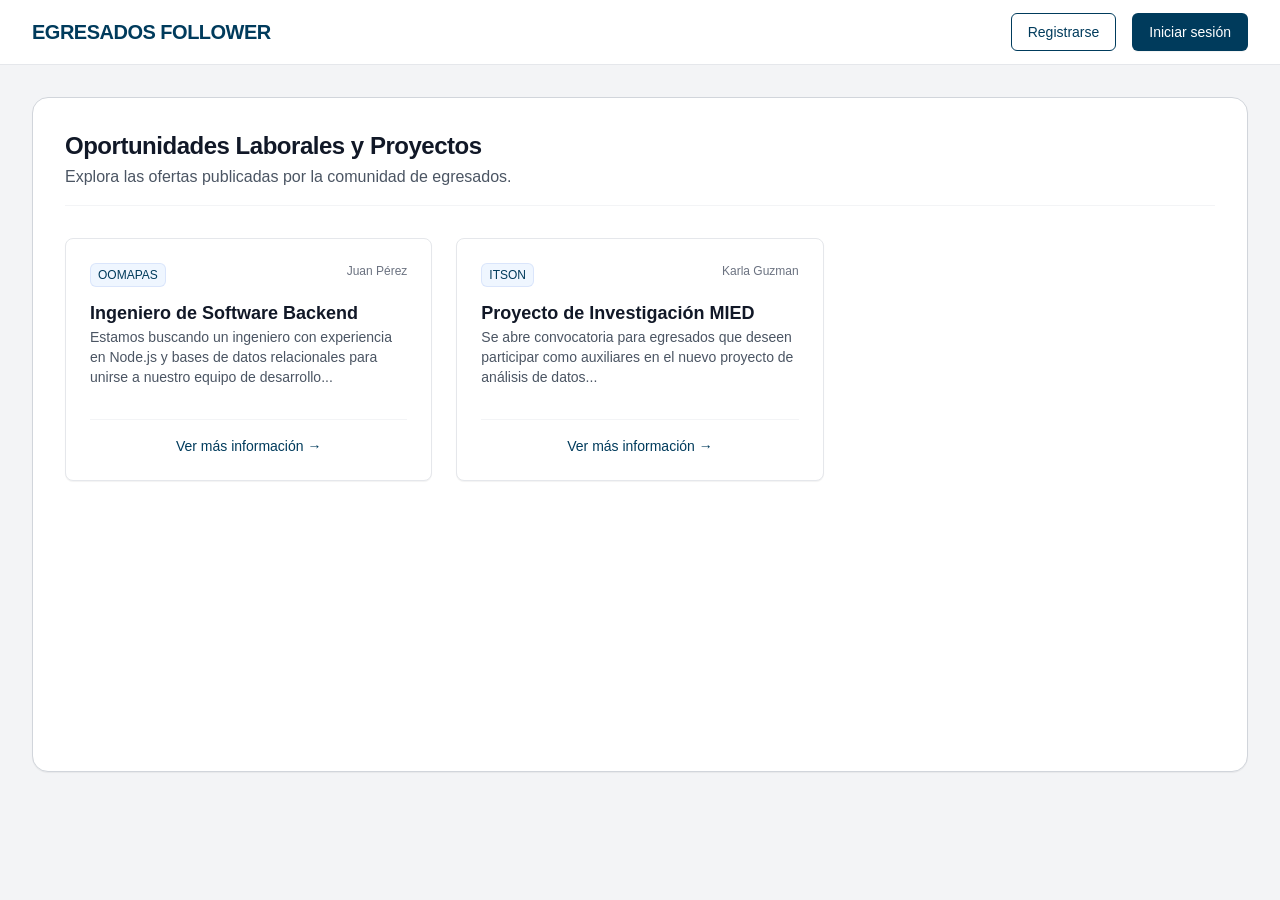
<file: frontend/index.html>
<!doctype html>
<html lang="es">
<head>
  <meta charset="utf-8">
  <meta name="viewport" content="width=device-width, initial-scale=1">
  <title>EGRESADOS FOLLOWER</title>
  <link rel="stylesheet" href="styles.css">
</head>
<body>
  <header class="site-header">
    <a class="brand" id="site-brand" href="#inicio">EGRESADOS FOLLOWER</a>
    <nav class="guest-nav" aria-label="Navegación principal">
      <button class="button button-outline" data-screen="registro">Registrarse</button>
      <button class="button button-primary" data-screen="login">Iniciar sesión</button>
    </nav>
    <nav class="back-nav hidden" aria-label="Navegación secundaria">
      <button class="text-button" type="button" data-screen="inicio">← Volver al inicio</button>
    </nav>
  </header>

  <main>
    <section id="inicio" class="screen screen-active home-screen" aria-labelledby="home-title">
      <div class="section-heading">
        <div>
          <h1 id="home-title">Oportunidades Laborales y Proyectos</h1>
          <p>Explora las ofertas publicadas por la comunidad de egresados.</p>
        </div>
        <button class="button button-primary authenticated-only hidden" id="publish-button">Publicar oferta</button>
      </div>
      <div id="opportunities" class="opportunity-grid" aria-live="polite"></div>
    </section>

    <section id="registro" class="screen auth-screen" aria-labelledby="register-title">
      <form class="card form-card" id="register-form">
        <div class="form-heading">
          <h1 id="register-title">Registro de Egresado</h1>
          <p>Ingresa tus datos para solicitar el acceso a la plataforma.</p>
        </div>
        <div class="form-grid">
          <label class="register-name">Nombre(s)<input name="firstName" required autocomplete="given-name"></label>
          <label>Apellido Paterno<input name="fatherLastName" required autocomplete="family-name"></label>
          <label>Apellido Materno<input name="motherLastName" required></label>
          <label class="register-email">Correo electrónico personal<input name="email" type="email" placeholder="ejemplo@correo.com" required autocomplete="email"></label>
          <label class="register-password">Contraseña<input name="password" type="password" minlength="8" required autocomplete="new-password"></label>
          <label class="register-major">Carrera / Programa Educativo de Egreso
            <select name="major" required>
              <option value="">Selecciona tu carrera...</option>
              <option>Ingeniería de Software</option>
              <option>Ingeniería Industrial</option>
              <option>Licenciatura en Administración</option>
              <option>Otra carrera</option>
            </select>
          </label>
        </div>
        <label class="checkbox-label"><input name="privacyAccepted" type="checkbox" required> <span>He leído y acepto el <span class="privacy-link">Aviso de Privacidad</span>.</span></label>
        <p class="form-message" id="register-message" role="alert"></p>
        <button class="button button-primary button-wide" type="submit">Enviar solicitud de registro</button>
      </form>
    </section>

    <section id="login" class="screen auth-screen" aria-labelledby="login-title">
      <form class="card form-card compact" id="login-form">
        <div class="form-heading">
          <h1 id="login-title">Iniciar sesión</h1>
          <p>Ingresa tus credenciales para acceder a tu cuenta.</p>
        </div>
        <label>Correo electrónico personal<input name="email" type="email" placeholder="ejemplo@correo.com" required autocomplete="email"></label>
        <div class="label-with-link"><label for="login-password">Contraseña</label><button class="text-button" type="button" data-screen="recuperacion">¿Olvidaste tu contraseña?</button></div>
        <input id="login-password" name="password" type="password" required autocomplete="current-password">
        <p class="form-message" id="login-message" role="alert"></p>
        <button class="button button-primary button-wide" type="submit">Ingresar a mi cuenta</button>
        <p class="form-footer">¿Aún no tienes una cuenta? <button class="text-button" type="button" data-screen="registro">Solicita tu registro aquí</button></p>
      </form>
    </section>

    <section id="recuperacion" class="screen auth-screen reset-screen" aria-labelledby="reset-title">
      <div class="reset-content">
        <h1 class="reset-brand">EGRESADOS ITSON</h1>
        <form class="card form-card compact reset-card" id="reset-form">
          <div class="form-heading">
            <h1 id="reset-title">Recuperar contraseña</h1>
            <p>Ingresa el correo electrónico asociado a tu cuenta y te enviaremos un enlace para restablecer tu acceso.</p>
          </div>
          <label>Correo electrónico<input name="email" type="email" placeholder="tu.correo@ejemplo.com" required autocomplete="email"></label>
          <p class="form-message" id="reset-message" role="alert"></p>
          <button class="button button-primary button-wide" type="submit">Enviar enlace de recuperación</button>
          <button class="button button-link button-wide" type="button" data-screen="login">Volver a iniciar sesión</button>
        </form>
      </div>
    </section>

    <section id="review" class="screen review-screen" aria-labelledby="review-title">
      <div class="card status-card" role="dialog" aria-modal="true" aria-labelledby="review-title">
        <div class="status-icon" aria-hidden="true"><img src="assets/pending-clock.svg" alt=""></div>
        <h1 id="review-title">Solicitud en revisión</h1>
        <p>Tu información ha sido recibida y está siendo analizada por un coordinador de tu carrera o posgrado para verificar tu estatus de egresado.</p>
        <p>Recibirás una notificación en tu correo electrónico en cuanto tu acceso sea validado.</p>
        <button class="button button-primary button-wide" data-screen="inicio">Entendido</button>
      </div>
    </section>
  </main>
  <script src="app.js"></script>
</body>
</html>
</file>
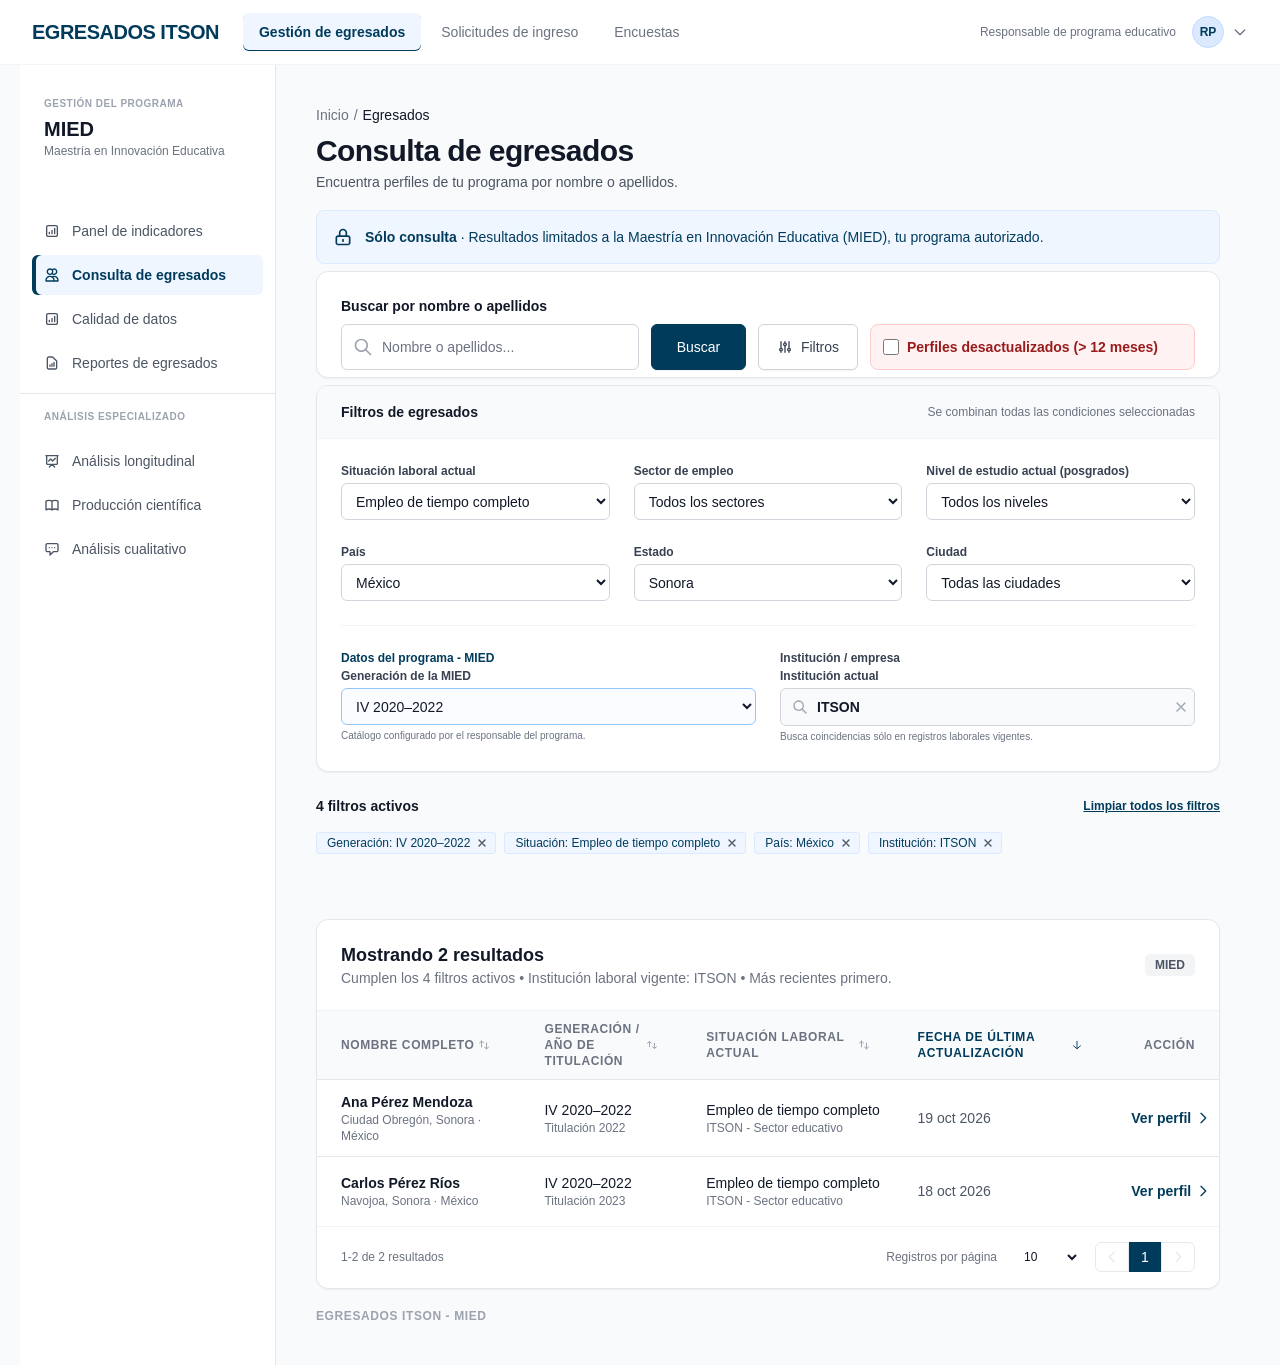
<file: frontend/busqueda-egresados.html>
<!doctype html>
<html lang="es">
<head>
  <meta charset="utf-8">
  <meta name="viewport" content="width=device-width, initial-scale=1">
  <title>Consulta de egresados | Egresados ITSON</title>
  <link rel="stylesheet" href="busqueda-egresados.css">
</head>
<body>
  <div class="page-shell">
    <header class="topbar">
      <a class="brand" href="index.html">EGRESADOS ITSON</a>
      <nav class="top-navigation" aria-label="Navegación principal">
        <a class="top-navigation-active" href="#egresados" aria-current="page">Gestión de egresados</a>
        <a href="solicitudes-ingreso.html">Solicitudes de ingreso</a>
        <a href="#encuestas">Encuestas</a>
      </nav>
      <div class="coordinator">
        <span>Responsable de programa educativo</span>
        <button class="coordinator-menu" type="button" aria-label="Menú del responsable">
          <span class="coordinator-avatar">RP</span>
          <img src="assets/nav-chevron.svg" alt="" width="16" height="16">
        </button>
      </div>
    </header>

    <div class="workspace" id="egresados">
      <aside class="sidebar">
        <div class="program">
          <p class="program-eyebrow">GESTIÓN DEL PROGRAMA</p>
          <h2>MIED</h2>
          <p class="program-name">Maestría en Innovación Educativa</p>
        </div>

        <nav class="side-navigation" aria-label="Gestión del programa">
          <a class="side-link" href="#indicadores">
            <img src="assets/sidebar-indicators.svg" alt="" width="16" height="16">
            <span>Panel de indicadores</span>
          </a>
          <a class="side-link side-link-active" href="#egresados" aria-current="page">
            <img src="assets/sidebar-graduates.svg" alt="" width="16" height="16">
            <span>Consulta de egresados</span>
          </a>
          <a class="side-link" href="calidad-datos.html">
            <img src="assets/sidebar-indicators.svg" alt="" width="16" height="16">
            <span>Calidad de datos</span>
          </a>
          <a class="side-link" href="#reportes">
            <img src="assets/sidebar-reports.svg" alt="" width="16" height="16">
            <span>Reportes de egresados</span>
          </a>
        </nav>

        <div class="side-section-title">ANÁLISIS ESPECIALIZADO</div>
        <nav class="side-navigation specialized-navigation" aria-label="Análisis especializado">
          <a class="side-link" href="#analisis-longitudinal">
            <img src="assets/sidebar-longitudinal.svg" alt="" width="16" height="16">
            <span>Análisis longitudinal</span>
          </a>
          <a class="side-link" href="#produccion-cientifica">
            <img src="assets/sidebar-science.svg" alt="" width="16" height="16">
            <span>Producción científica</span>
          </a>
          <a class="side-link" href="#analisis-cualitativo">
            <img src="assets/sidebar-qualitative.svg" alt="" width="16" height="16">
            <span>Análisis cualitativo</span>
          </a>
        </nav>
      </aside>

      <main class="main-content">
        <div class="main-inner">
          <nav class="breadcrumb" aria-label="Ruta de navegación">
            <a href="#inicio">Inicio</a>
            <span aria-hidden="true">/</span>
            <span aria-current="page">Egresados</span>
          </nav>
          <h1 class="page-title">Consulta de egresados</h1>
          <p class="page-description">Encuentra perfiles de tu programa por nombre o apellidos.</p>

          <div class="scope-notice" role="note">
            <img src="assets/graduates-lock.svg" alt="" width="20" height="20">
            <p><strong>Sólo consulta</strong> · Resultados limitados a la Maestría en Innovación Educativa (MIED), tu programa autorizado.</p>
          </div>

          <section class="search-card" aria-label="Búsqueda de egresados">
            <form class="search-form" id="search-form">
              <label class="search-label" for="name-search">Buscar por nombre o apellidos</label>
              <div class="search-controls">
                <div class="search-input-wrap">
                  <img class="search-icon" src="assets/graduates-search.svg" alt="" width="20" height="20">
                  <input id="name-search" type="search" placeholder="Nombre o apellidos..." autocomplete="off">
                  <button class="clear-search" id="clear-search" type="button" aria-label="Limpiar búsqueda" hidden>
                    <img src="assets/graduates-clear.svg" alt="" width="16" height="16">
                  </button>
                </div>
                <button class="search-submit" type="submit">Buscar</button>
                <button class="filters-toggle" id="filters-toggle" type="button" aria-expanded="true" aria-controls="filters-panel">
                  <img src="assets/filter-button.svg" alt="" width="16" height="16">
                  <span>Filtros</span>
                </button>
                <label class="outdated-toggle">
                  <input id="outdated-only" type="checkbox">
                  <span>Perfiles desactualizados (&gt; 12 meses)</span>
                </label>
              </div>
            </form>
          </section>

          <section class="filters-card" id="filters-panel" aria-labelledby="filters-heading">
            <header class="filters-header">
              <h2 id="filters-heading">Filtros de egresados</h2>
              <p>Se combinan todas las condiciones seleccionadas</p>
            </header>
            <div class="filters-content">
              <div class="filter-grid">
                <label class="filter-field">
                  <span>Situación laboral actual</span>
                  <select id="employment-filter" data-filter="employment">
                    <option value="">Todas las situaciones</option>
                    <option value="Empleo de tiempo completo" selected>Empleo de tiempo completo</option>
                    <option value="Empleo de medio tiempo">Empleo de medio tiempo</option>
                    <option value="Emprendimiento">Emprendimiento</option>
                    <option value="Desempleado">Desempleado</option>
                    <option value="Estudiante">Estudiante</option>
                  </select>
                </label>
                <label class="filter-field">
                  <span>Sector de empleo</span>
                  <select id="sector-filter" data-filter="sector">
                    <option value="">Todos los sectores</option>
                    <option>Educativo</option>
                    <option>Gobierno</option>
                    <option>Privado</option>
                    <option>Salud</option>
                    <option>Independiente</option>
                  </select>
                </label>
                <label class="filter-field">
                  <span>Nivel de estudio actual (posgrados)</span>
                  <select id="education-filter" data-filter="education">
                    <option value="">Todos los niveles</option>
                    <option>Maestría</option>
                    <option>Doctorado</option>
                    <option>Posdoctorado</option>
                  </select>
                </label>
                <label class="filter-field">
                  <span>País</span>
                  <select id="country-filter" data-filter="country">
                    <option value="">Todos los países</option>
                    <option value="México" selected>México</option>
                    <option>Estados Unidos</option>
                    <option>Canadá</option>
                  </select>
                </label>
                <label class="filter-field">
                  <span>Estado</span>
                  <select id="state-filter" data-filter="state">
                    <option value="">Todos los estados</option>
                    <option value="Sonora" selected>Sonora</option>
                    <option>Chihuahua</option>
                    <option>Sinaloa</option>
                    <option>Jalisco</option>
                  </select>
                </label>
                <label class="filter-field">
                  <span>Ciudad</span>
                  <select id="city-filter" data-filter="city">
                    <option value="">Todas las ciudades</option>
                    <option>Ciudad Obregón</option>
                    <option>Navojoa</option>
                    <option>Hermosillo</option>
                  </select>
                </label>
              </div>

              <div class="program-filters">
                <div class="program-generation">
                  <span class="program-filter-title">Datos del programa - MIED</span>
                  <label class="filter-field" for="generation-filter">
                    <span>Generación de la MIED</span>
                    <select id="generation-filter" data-filter="generation">
                      <option value="">Todas las generaciones</option>
                      <option value="IV 2020–2022" selected>IV 2020–2022</option>
                      <option>III 2018–2020</option>
                      <option>V 2022–2024</option>
                    </select>
                  </label>
                  <small>Catálogo configurado por el responsable del programa.</small>
                </div>
                <div class="institution-filter">
                  <label class="program-filter-title" for="institution-filter">Institución / empresa</label>
                  <label class="filter-field" for="institution-filter">
                    <span>Institución actual</span>
                    <span class="institution-input-wrap">
                      <img src="assets/institution-search.svg" alt="" width="16" height="16">
                      <input id="institution-filter" type="search" data-filter="institution" value="ITSON" autocomplete="off">
                      <button id="clear-institution" type="button" aria-label="Limpiar institución">
                        <img src="assets/graduates-clear.svg" alt="" width="16" height="16">
                      </button>
                    </span>
                  </label>
                  <small>Busca coincidencias sólo en registros laborales vigentes.</small>
                </div>
              </div>
            </div>
          </section>

          <section class="active-filters" aria-label="Filtros aplicados">
            <div class="active-filters-heading">
              <h2><span id="active-filter-count">4</span> filtros activos</h2>
              <button id="clear-all-filters" type="button">Limpiar todos los filtros</button>
            </div>
            <div class="filter-chips" id="filter-chips" aria-live="polite"></div>
          </section>

          <section class="results-card" aria-labelledby="results-heading">
            <header class="results-summary">
              <div>
                <h2 id="results-heading">Mostrando 2 resultados</h2>
                <p id="results-description">Cumplen los 4 filtros activos • Institución laboral vigente: ITSON • Más recientes primero.</p>
              </div>
              <span class="program-badge">MIED</span>
            </header>
            <div class="table-scroll">
              <table class="graduates-table">
                <thead>
                  <tr>
                    <th scope="col" aria-sort="none"><button type="button" data-sort="name">Nombre completo <img src="assets/sort-name.svg" alt="" width="12" height="12"></button></th>
                    <th scope="col" aria-sort="none"><button type="button" data-sort="generation">Generación / Año de titulación <img src="assets/sort-generation.svg" alt="" width="12" height="12"></button></th>
                    <th scope="col" aria-sort="none"><button type="button" data-sort="employment">Situación laboral actual <img src="assets/sort-status.svg" alt="" width="12" height="12"></button></th>
                    <th scope="col" aria-sort="descending"><button class="sorted-desc" type="button" data-sort="updated">Fecha de última actualización <img src="assets/sort-updated.svg" alt="" width="12" height="12"></button></th>
                    <th scope="col" class="action-heading">Acción</th>
                  </tr>
                </thead>
                <tbody id="results-body"></tbody>
              </table>
              <p class="empty-search-state" id="empty-search-state" role="status" hidden></p>
            </div>
            <footer class="results-footer">
              <p id="results-range">1-2 de 2 resultados</p>
              <div class="pagination">
                <label for="page-size">Registros por página</label>
                <select id="page-size" aria-label="Registros por página">
                  <option value="10" selected>10</option>
                  <option value="20">20</option>
                  <option value="50">50</option>
                </select>
                <nav class="pagination-controls" aria-label="Paginación">
                  <button id="previous-page" type="button" aria-label="Página anterior" disabled>
                    <img src="assets/page-previous.svg" alt="" width="16" height="16">
                  </button>
                  <span class="current-page" id="current-page">1</span>
                  <button id="next-page" type="button" aria-label="Página siguiente" disabled>
                    <img src="assets/page-next.svg" alt="" width="16" height="16">
                  </button>
                </nav>
              </div>
            </footer>
          </section>

          <footer class="page-footer">EGRESADOS ITSON - MIED</footer>
        </div>
      </main>
    </div>
  </div>
  <script src="busqueda-egresados.js"></script>
</body>
</html>
</file>
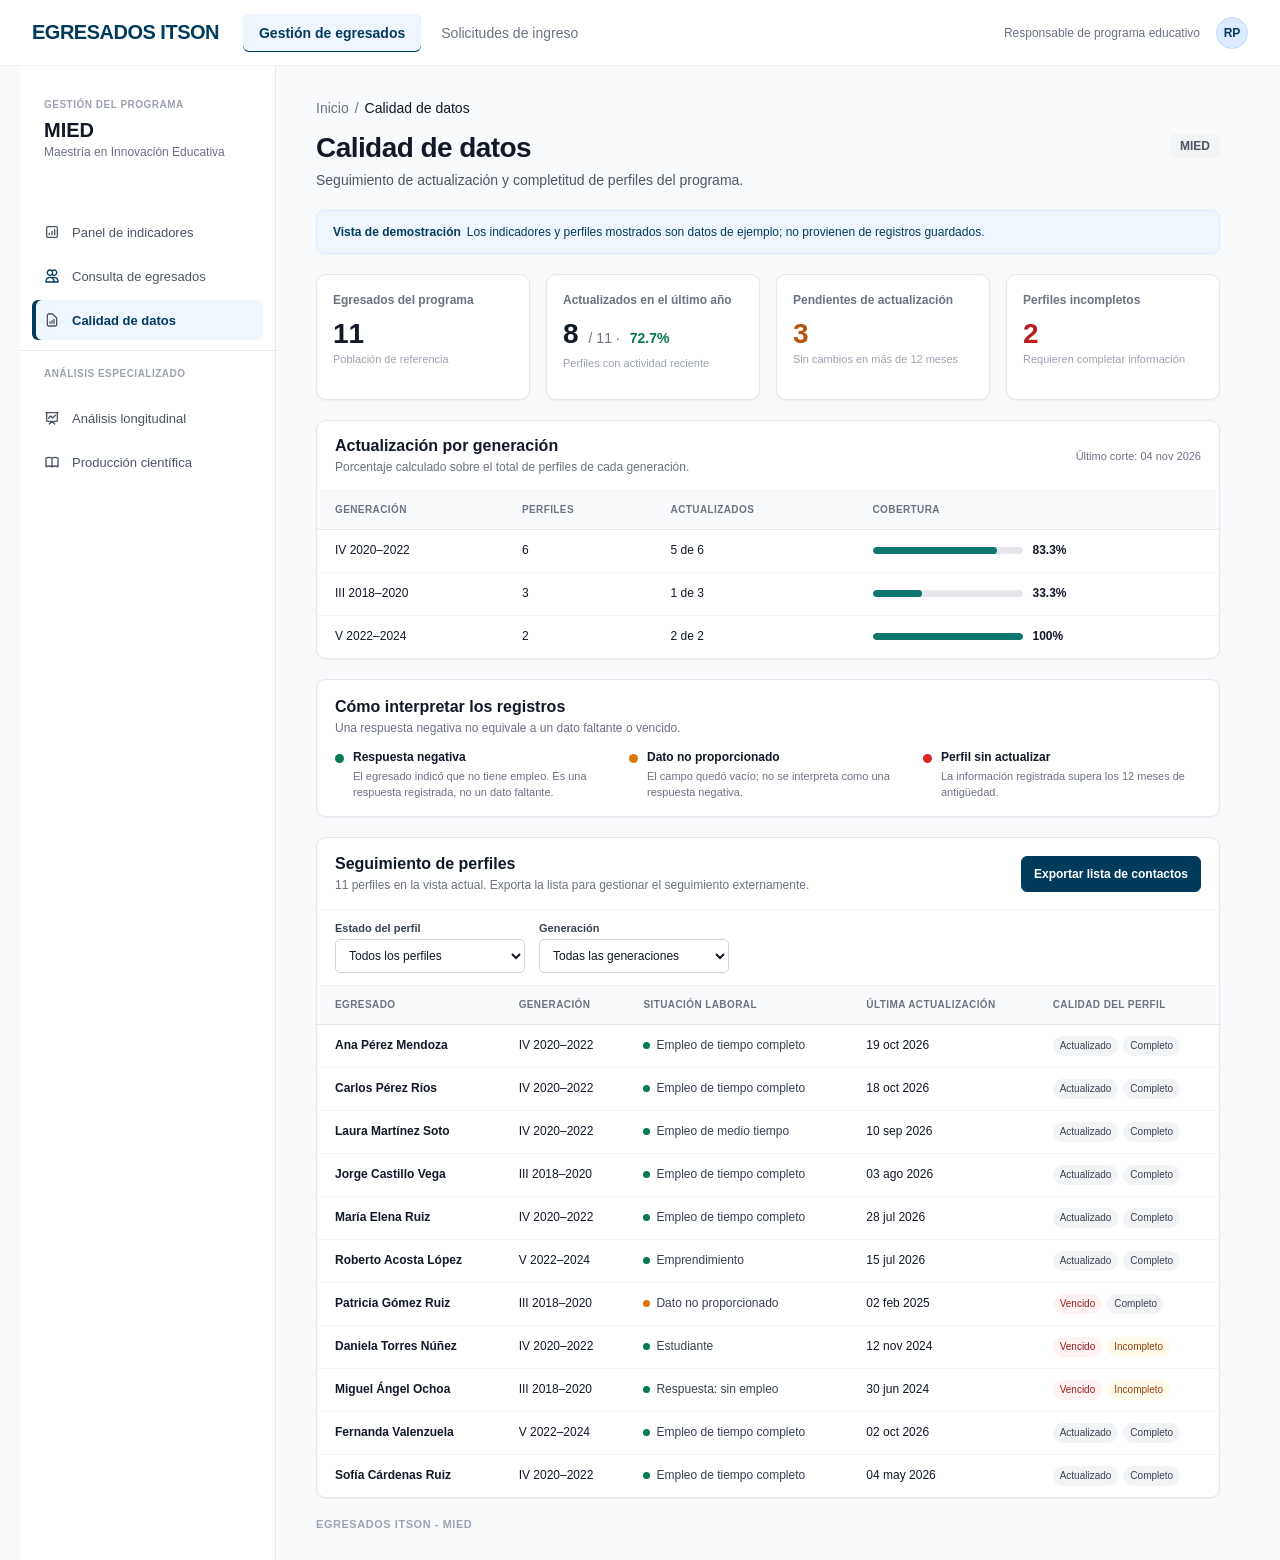
<file: frontend/calidad-datos.html>
<!doctype html>
<html lang="es">
<head>
  <meta charset="utf-8">
  <meta name="viewport" content="width=device-width, initial-scale=1">
  <title>Calidad de datos | Egresados ITSON</title>
  <link rel="stylesheet" href="calidad-datos.css">
</head>
<body>
  <div class="page-shell">
    <header class="topbar">
      <a class="brand" href="index.html">EGRESADOS ITSON</a>
      <nav class="top-navigation" aria-label="Navegación principal">
        <a class="top-navigation-active" href="busqueda-egresados.html">Gestión de egresados</a>
        <a href="solicitudes-ingreso.html">Solicitudes de ingreso</a>
      </nav>
      <div class="coordinator">
        <span>Responsable de programa educativo</span>
        <span class="coordinator-avatar" aria-label="Responsable del programa">RP</span>
      </div>
    </header>

    <div class="workspace">
      <aside class="sidebar">
        <div class="program">
          <p class="program-eyebrow">GESTIÓN DEL PROGRAMA</p>
          <h2>MIED</h2>
          <p class="program-name">Maestría en Innovación Educativa</p>
        </div>
        <nav class="side-navigation" aria-label="Gestión del programa">
          <a class="side-link" href="#indicadores">
            <img src="assets/sidebar-indicators.svg" alt="" width="16" height="16">
            <span>Panel de indicadores</span>
          </a>
          <a class="side-link" href="busqueda-egresados.html">
            <img src="assets/sidebar-graduates.svg" alt="" width="16" height="16">
            <span>Consulta de egresados</span>
          </a>
          <a class="side-link side-link-active" href="calidad-datos.html" aria-current="page">
            <img src="assets/sidebar-reports.svg" alt="" width="16" height="16">
            <span>Calidad de datos</span>
          </a>
        </nav>
        <div class="side-section-title">ANÁLISIS ESPECIALIZADO</div>
        <nav class="side-navigation specialized-navigation" aria-label="Análisis especializado">
          <a class="side-link" href="#analisis-longitudinal">
            <img src="assets/sidebar-longitudinal.svg" alt="" width="16" height="16">
            <span>Análisis longitudinal</span>
          </a>
          <a class="side-link" href="#produccion-cientifica">
            <img src="assets/sidebar-science.svg" alt="" width="16" height="16">
            <span>Producción científica</span>
          </a>
        </nav>
      </aside>

      <main class="main-content">
        <div class="main-inner">
          <nav class="breadcrumb" aria-label="Ruta de navegación">
            <a href="busqueda-egresados.html">Inicio</a>
            <span aria-hidden="true">/</span>
            <span aria-current="page">Calidad de datos</span>
          </nav>
          <header class="page-heading">
            <div>
              <h1>Calidad de datos</h1>
              <p>Seguimiento de actualización y completitud de perfiles del programa.</p>
            </div>
            <span class="program-badge">MIED</span>
          </header>

          <div class="demo-notice" role="note">
            <strong>Vista de demostración</strong>
            <span>Los indicadores y perfiles mostrados son datos de ejemplo; no provienen de registros guardados.</span>
          </div>

          <section class="summary-grid" aria-label="Resumen de calidad de datos">
            <article class="summary-card">
              <p class="summary-label">Egresados del programa</p>
              <p class="summary-value" id="total-graduates">11</p>
              <p class="summary-detail">Población de referencia</p>
            </article>
            <article class="summary-card">
              <p class="summary-label">Actualizados en el último año</p>
              <p class="summary-value" id="updated-summary-value"><span id="updated-total">8</span><span class="summary-of">/ 11 · </span><span class="summary-percent" id="updated-percent">72.7%</span></p>
              <p class="summary-detail">Perfiles con actividad reciente</p>
            </article>
            <article class="summary-card summary-card-warning">
              <p class="summary-label">Pendientes de actualización</p>
              <p class="summary-value" id="outdated-total">3</p>
              <p class="summary-detail">Sin cambios en más de 12 meses</p>
            </article>
            <article class="summary-card summary-card-incomplete">
              <p class="summary-label">Perfiles incompletos</p>
              <p class="summary-value" id="incomplete-total">2</p>
              <p class="summary-detail">Requieren completar información</p>
            </article>
          </section>

          <section class="panel generation-panel" aria-labelledby="generation-heading">
            <header class="panel-heading">
              <div>
                <h2 id="generation-heading">Actualización por generación</h2>
                <p>Porcentaje calculado sobre el total de perfiles de cada generación.</p>
              </div>
              <span class="last-refresh">Último corte: 04 nov 2026</span>
            </header>
            <div class="generation-table-scroll">
              <table class="generation-table">
                <thead>
                  <tr>
                    <th scope="col">Generación</th>
                    <th scope="col">Perfiles</th>
                    <th scope="col">Actualizados</th>
                    <th scope="col">Cobertura</th>
                  </tr>
                </thead>
                <tbody id="generation-rows"></tbody>
              </table>
            </div>
          </section>

          <section class="interpretation-panel" aria-labelledby="interpretation-heading">
            <header>
              <div>
                <h2 id="interpretation-heading">Cómo interpretar los registros</h2>
                <p>Una respuesta negativa no equivale a un dato faltante o vencido.</p>
              </div>
            </header>
            <div class="interpretation-grid">
              <article class="interpretation-item">
                <span class="status-dot status-negative" aria-hidden="true"></span>
                <div>
                  <h3>Respuesta negativa</h3>
                  <p>El egresado indicó que no tiene empleo. Es una respuesta registrada, no un dato faltante.</p>
                </div>
              </article>
              <article class="interpretation-item">
                <span class="status-dot status-missing" aria-hidden="true"></span>
                <div>
                  <h3>Dato no proporcionado</h3>
                  <p>El campo quedó vacío; no se interpreta como una respuesta negativa.</p>
                </div>
              </article>
              <article class="interpretation-item">
                <span class="status-dot status-outdated" aria-hidden="true"></span>
                <div>
                  <h3>Perfil sin actualizar</h3>
                  <p>La información registrada supera los 12 meses de antigüedad.</p>
                </div>
              </article>
            </div>
          </section>

          <section class="panel follow-up-panel" aria-labelledby="follow-up-heading">
            <header class="panel-heading follow-up-heading">
              <div>
                <h2 id="follow-up-heading">Seguimiento de perfiles</h2>
                <p id="follow-up-description">Identifica perfiles vencidos o incompletos y prepara un listado para seguimiento.</p>
              </div>
              <button class="export-button" id="export-contacts" type="button">Exportar lista de contactos</button>
            </header>
            <div class="follow-up-filters">
              <label>
                <span>Estado del perfil</span>
                <select id="profile-status-filter">
                  <option value="all">Todos los perfiles</option>
                  <option value="outdated">Pendientes de actualización</option>
                  <option value="incomplete">Perfiles incompletos</option>
                </select>
              </label>
              <label>
                <span>Generación</span>
                <select id="generation-filter">
                  <option value="">Todas las generaciones</option>
                  <option value="IV 2020–2022">IV 2020–2022</option>
                  <option value="III 2018–2020">III 2018–2020</option>
                  <option value="V 2022–2024">V 2022–2024</option>
                </select>
              </label>
            </div>
            <div class="follow-up-table-scroll">
              <table class="follow-up-table">
                <thead>
                  <tr>
                    <th scope="col">Egresado</th>
                    <th scope="col">Generación</th>
                    <th scope="col">Situación laboral</th>
                    <th scope="col">Última actualización</th>
                    <th scope="col">Calidad del perfil</th>
                  </tr>
                </thead>
                <tbody id="follow-up-rows"></tbody>
              </table>
              <p class="empty-follow-up" id="empty-follow-up" hidden>No hay perfiles que coincidan con los filtros seleccionados.</p>
            </div>
            <p class="follow-up-feedback" id="follow-up-feedback" role="status" aria-live="polite"></p>
          </section>
          <footer class="page-footer">EGRESADOS ITSON - MIED</footer>
        </div>
      </main>
    </div>
  </div>
  <script src="calidad-datos.js"></script>
</body>
</html>
</file>
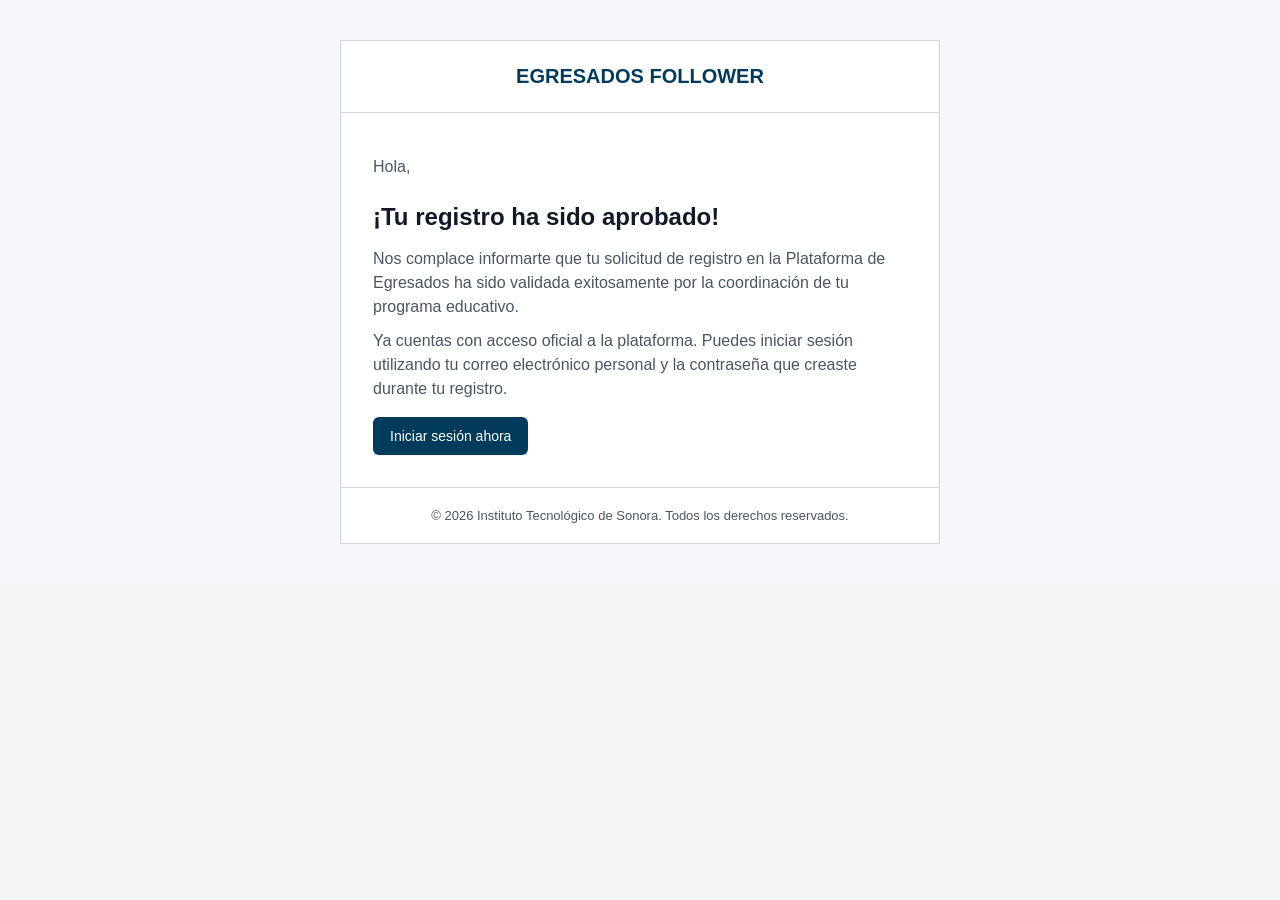
<file: frontend/email-registration-approved.html>
<!doctype html>
<html lang="es">
<head>
  <meta charset="utf-8">
  <meta name="viewport" content="width=device-width, initial-scale=1">
  <title>Registro aprobado - EGRESADOS FOLLOWER</title>
  <link rel="stylesheet" href="styles.css">
</head>
<body class="email-page">
  <main class="email-card">
    <header class="email-header">EGRESADOS FOLLOWER</header>
    <section class="email-content">
      <p>Hola,</p>
      <h1>¡Tu registro ha sido aprobado!</h1>
      <p>Nos complace informarte que tu solicitud de registro en la Plataforma de Egresados ha sido validada exitosamente por la coordinación de tu programa educativo.</p>
      <p>Ya cuentas con acceso oficial a la plataforma. Puedes iniciar sesión utilizando tu correo electrónico personal y la contraseña que creaste durante tu registro.</p>
      <a class="button button-primary" href="index.html#login">Iniciar sesión ahora</a>
    </section>
    <footer class="email-footer">© 2026 Instituto Tecnológico de Sonora. Todos los derechos reservados.</footer>
  </main>
</body>
</html>
</file>
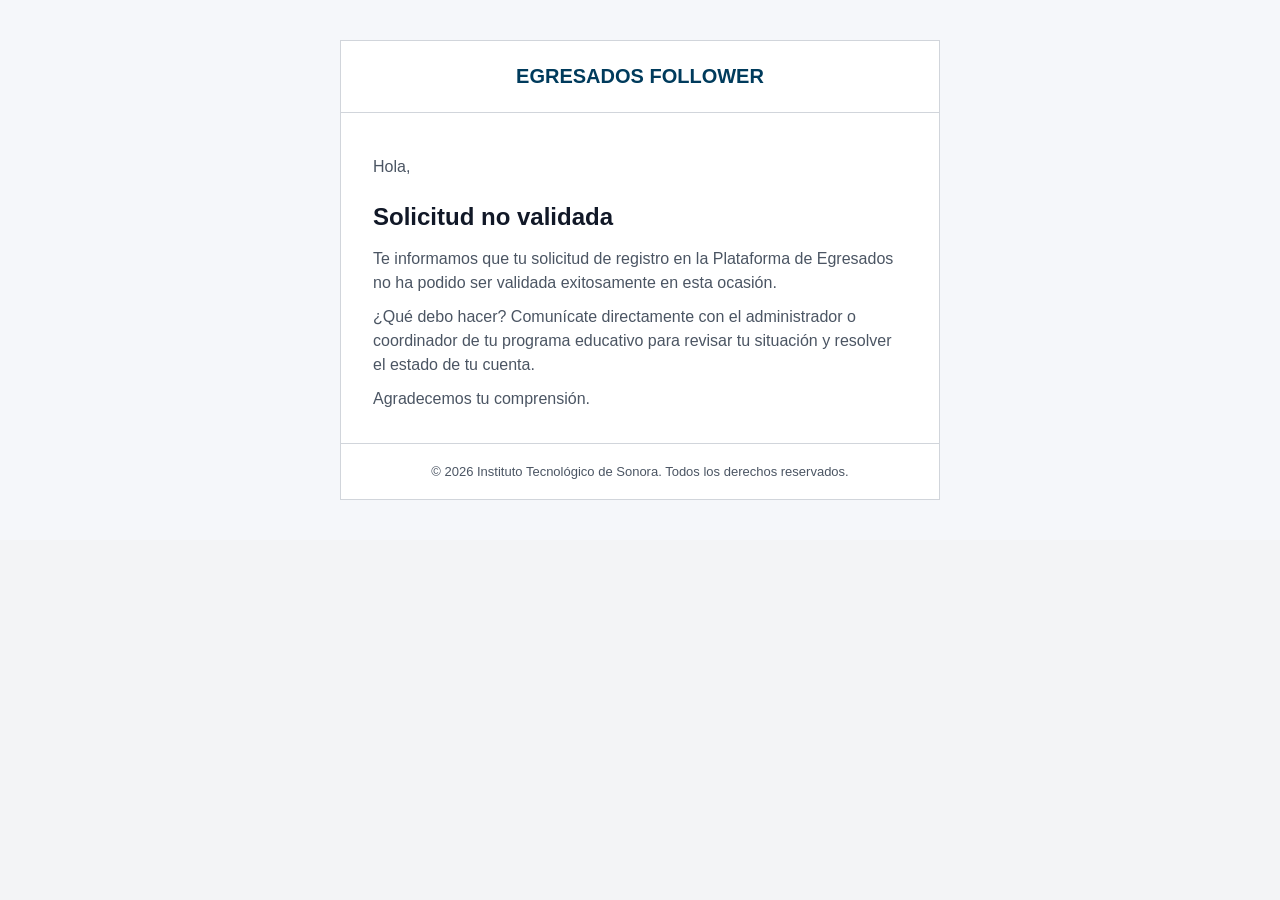
<file: frontend/email-registration-rejected.html>
<!doctype html>
<html lang="es">
<head>
  <meta charset="utf-8">
  <meta name="viewport" content="width=device-width, initial-scale=1">
  <title>Solicitud no validada - EGRESADOS FOLLOWER</title>
  <link rel="stylesheet" href="styles.css">
</head>
<body class="email-page">
  <main class="email-card">
    <header class="email-header">EGRESADOS FOLLOWER</header>
    <section class="email-content">
      <p>Hola,</p>
      <h1>Solicitud no validada</h1>
      <p>Te informamos que tu solicitud de registro en la Plataforma de Egresados no ha podido ser validada exitosamente en esta ocasión.</p>
      <p>¿Qué debo hacer? Comunícate directamente con el administrador o coordinador de tu programa educativo para revisar tu situación y resolver el estado de tu cuenta.</p>
      <p>Agradecemos tu comprensión.</p>
    </section>
    <footer class="email-footer">© 2026 Instituto Tecnológico de Sonora. Todos los derechos reservados.</footer>
  </main>
</body>
</html>
</file>
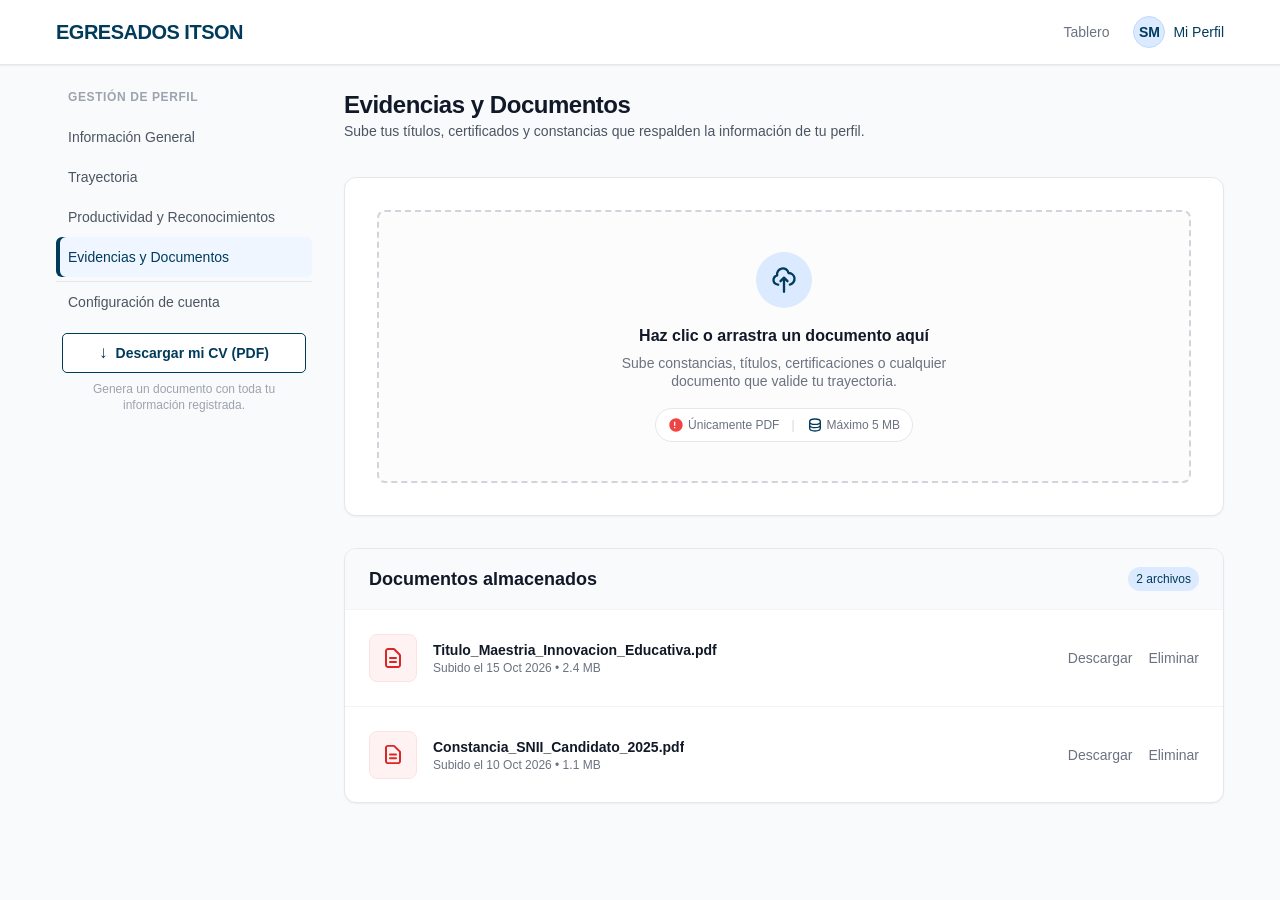
<file: frontend/evidencias.html>
<!doctype html>
<html lang="es">
<head>
  <meta charset="utf-8">
  <meta name="viewport" content="width=device-width, initial-scale=1">
  <title>Evidencias y documentos | Egresados ITSON</title>
  <link rel="stylesheet" href="evidencias.css">
</head>
<body>
  <header class="topbar">
    <div class="topbar-inner">
      <a class="brand" href="index.html">EGRESADOS ITSON</a>
      <nav class="top-navigation" aria-label="Navegación principal">
        <a href="index.html">Tablero</a>
        <a class="profile-link" href="#perfil">
          <span class="profile-avatar" aria-hidden="true">SM</span>
          <span>Mi Perfil</span>
        </a>
      </nav>
    </div>
  </header>

  <div class="profile-layout">
    <aside class="sidebar">
      <p class="sidebar-title">Gestión de perfil</p>
      <nav class="profile-navigation" aria-label="Gestión de perfil">
        <a href="#informacion-general">Información General</a>
        <a href="#trayectoria">Trayectoria</a>
        <a href="#productividad">Productividad y Reconocimientos</a>
        <a class="sidebar-link-active" href="#evidencias" aria-current="page">Evidencias y Documentos</a>
        <a class="sidebar-settings" href="#configuracion">Configuración de cuenta</a>
      </nav>
      <a class="cv-download" href="#cv">
        <span aria-hidden="true">↓</span>
        Descargar mi CV (PDF)
      </a>
      <p class="cv-description">Genera un documento con toda tu información registrada.</p>
    </aside>

    <main class="main-content" id="evidencias">
      <header class="page-heading">
        <h1>Evidencias y Documentos</h1>
        <p>Sube tus títulos, certificados y constancias que respalden la información de tu perfil.</p>
      </header>

      <section class="upload-card" aria-label="Subir documento de evidencia">
        <label class="dropzone" id="dropzone" for="evidence-file-input">
          <input class="visually-hidden" id="evidence-file-input" type="file" accept=".pdf,application/pdf">
          <span class="upload-icon" aria-hidden="true">
            <img src="assets/evidence-upload.svg" alt="" width="28" height="28">
          </span>
          <span class="dropzone-title">Haz clic o arrastra un documento aquí</span>
          <span class="dropzone-description">Sube constancias, títulos, certificaciones o cualquier<br class="desktop-break"> documento que valide tu trayectoria.</span>
          <span class="upload-rules">
            <span class="upload-rule">
              <img src="assets/evidence-pdf.svg" alt="" width="16" height="16">
              Únicamente PDF
            </span>
            <span class="rule-divider" aria-hidden="true">|</span>
            <span class="upload-rule">
              <img src="assets/evidence-file.svg" alt="" width="16" height="16">
              Máximo 5 MB
            </span>
          </span>
        </label>
        <p class="upload-feedback" id="upload-feedback" role="status" aria-live="polite"></p>
      </section>

      <section class="documents-card" aria-labelledby="documents-heading">
        <header class="documents-header">
          <h2 id="documents-heading">Documentos almacenados</h2>
          <span class="document-count" id="document-count">2 archivos</span>
        </header>
        <ul class="document-list" id="document-list" aria-live="polite"></ul>
      </section>
    </main>
  </div>

  <script src="evidencias.js"></script>
</body>
</html>
</file>
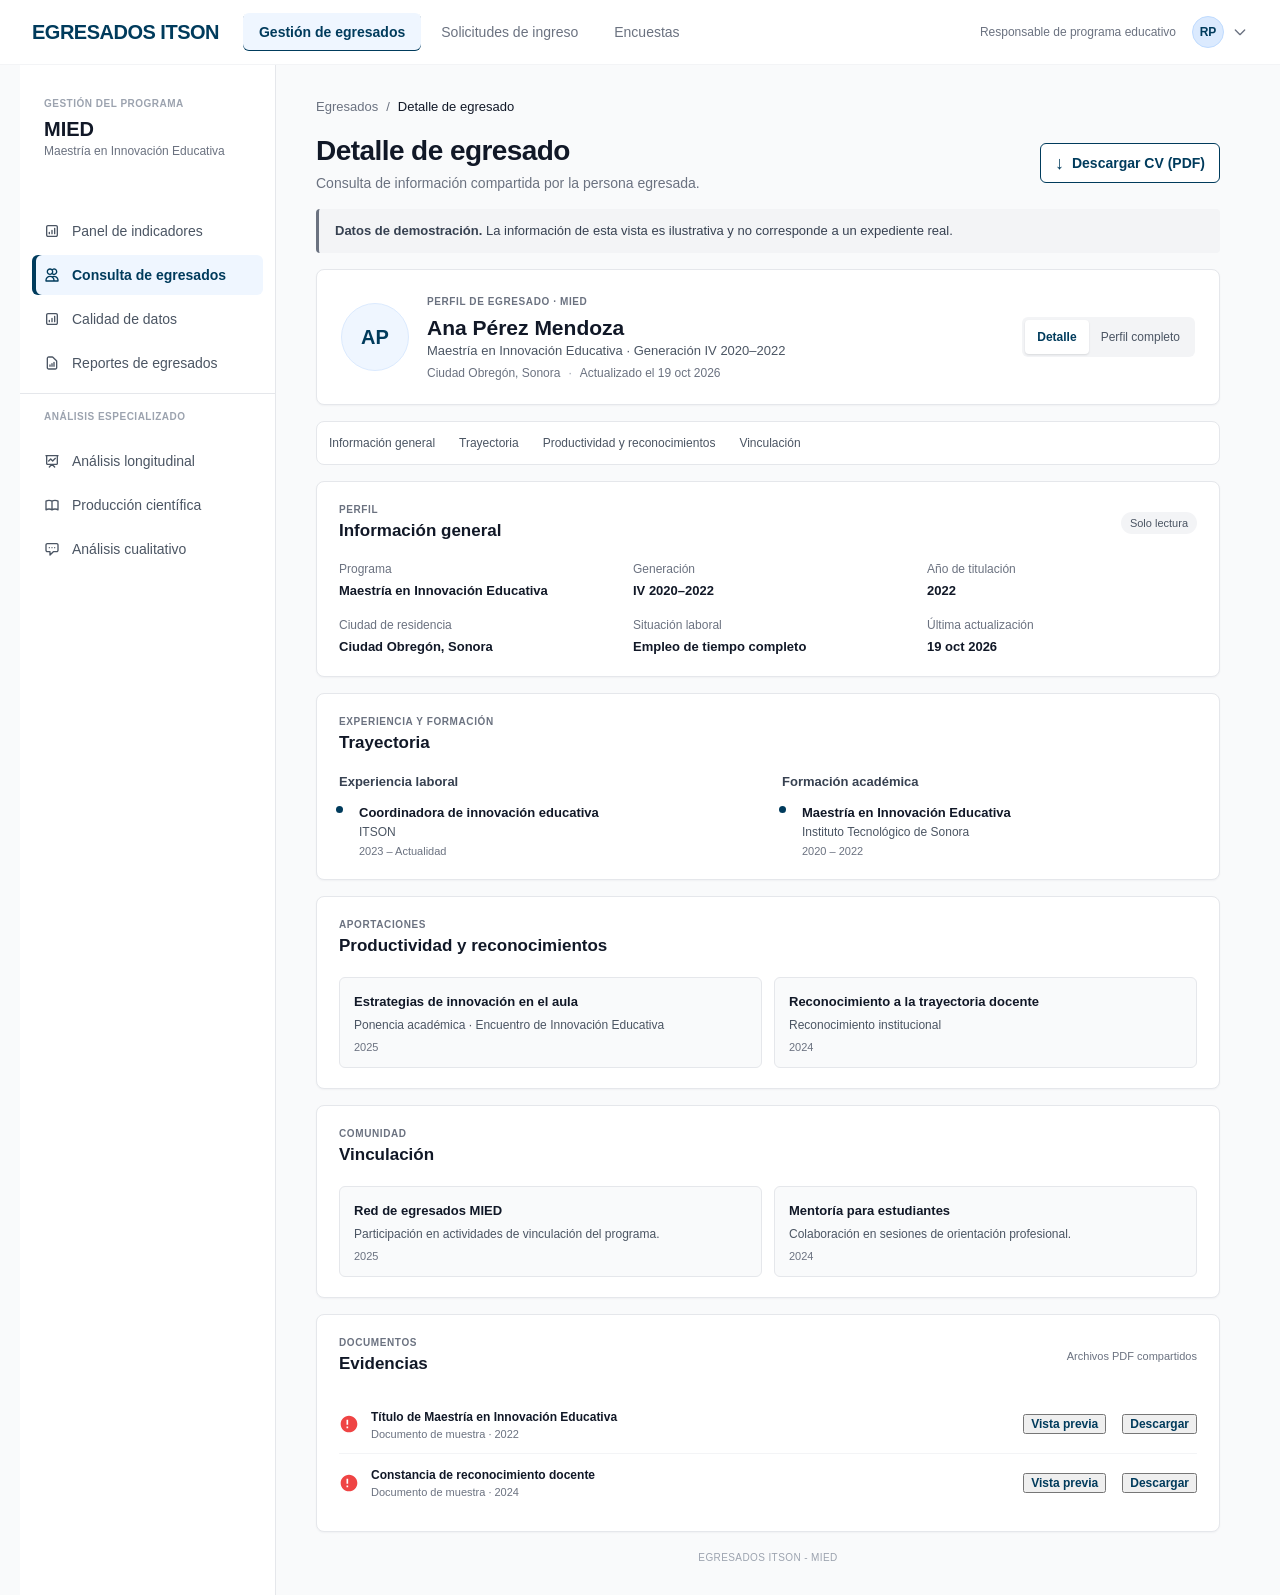
<file: frontend/perfil-egresado.html>
<!doctype html>
<html lang="es">
<head>
  <meta charset="utf-8">
  <meta name="viewport" content="width=device-width, initial-scale=1">
  <title>Detalle de egresado | Egresados ITSON</title>
  <link rel="stylesheet" href="busqueda-egresados.css">
  <link rel="stylesheet" href="perfil-egresado.css">
</head>
<body>
  <div class="page-shell">
    <header class="topbar">
      <a class="brand" href="index.html">EGRESADOS ITSON</a>
      <nav class="top-navigation" aria-label="Navegación principal">
        <a class="top-navigation-active" href="busqueda-egresados.html" aria-current="page">Gestión de egresados</a>
        <a href="solicitudes-ingreso.html">Solicitudes de ingreso</a>
        <a href="busqueda-egresados.html#encuestas">Encuestas</a>
      </nav>
      <div class="coordinator">
        <span>Responsable de programa educativo</span>
        <button class="coordinator-menu" type="button" aria-label="Menú del responsable">
          <span class="coordinator-avatar">RP</span>
          <img src="assets/nav-chevron.svg" alt="" width="16" height="16">
        </button>
      </div>
    </header>

    <div class="workspace">
      <aside class="sidebar">
        <div class="program">
          <p class="program-eyebrow">GESTIÓN DEL PROGRAMA</p>
          <h2>MIED</h2>
          <p class="program-name">Maestría en Innovación Educativa</p>
        </div>
        <nav class="side-navigation" aria-label="Gestión del programa">
          <a class="side-link" href="busqueda-egresados.html#indicadores">
            <img src="assets/sidebar-indicators.svg" alt="" width="16" height="16">
            <span>Panel de indicadores</span>
          </a>
          <a class="side-link side-link-active" href="busqueda-egresados.html" aria-current="page">
            <img src="assets/sidebar-graduates.svg" alt="" width="16" height="16">
            <span>Consulta de egresados</span>
          </a>
          <a class="side-link" href="calidad-datos.html">
            <img src="assets/sidebar-indicators.svg" alt="" width="16" height="16">
            <span>Calidad de datos</span>
          </a>
          <a class="side-link" href="busqueda-egresados.html#reportes">
            <img src="assets/sidebar-reports.svg" alt="" width="16" height="16">
            <span>Reportes de egresados</span>
          </a>
        </nav>
        <div class="side-section-title">ANÁLISIS ESPECIALIZADO</div>
        <nav class="side-navigation specialized-navigation" aria-label="Análisis especializado">
          <a class="side-link" href="busqueda-egresados.html#analisis-longitudinal">
            <img src="assets/sidebar-longitudinal.svg" alt="" width="16" height="16">
            <span>Análisis longitudinal</span>
          </a>
          <a class="side-link" href="busqueda-egresados.html#produccion-cientifica">
            <img src="assets/sidebar-science.svg" alt="" width="16" height="16">
            <span>Producción científica</span>
          </a>
          <a class="side-link" href="busqueda-egresados.html#analisis-cualitativo">
            <img src="assets/sidebar-qualitative.svg" alt="" width="16" height="16">
            <span>Análisis cualitativo</span>
          </a>
        </nav>
      </aside>

      <main class="main-content">
        <div class="main-inner profile-detail-inner">
          <nav class="profile-breadcrumb" aria-label="Ruta de navegación">
            <a href="busqueda-egresados.html">Egresados</a>
            <span aria-hidden="true">/</span>
            <span aria-current="page">Detalle de egresado</span>
          </nav>

          <header class="profile-page-heading">
            <div>
              <h1>Detalle de egresado</h1>
              <p>Consulta de información compartida por la persona egresada.</p>
            </div>
            <button class="cv-download-button" id="download-cv" type="button">
              <span aria-hidden="true">↓</span>
              Descargar CV (PDF)
            </button>
          </header>

          <div class="demo-notice" role="note">
            <strong>Datos de demostración.</strong>
            La información de esta vista es ilustrativa y no corresponde a un expediente real.
          </div>

          <section class="profile-summary-card" aria-labelledby="profile-name">
            <div class="profile-initials" id="profile-initials" aria-hidden="true"></div>
            <div class="profile-summary-copy">
              <p class="profile-eyebrow">PERFIL DE EGRESADO · MIED</p>
              <h2 id="profile-name"></h2>
              <p id="profile-program-line"></p>
              <div class="profile-meta">
                <span id="profile-location"></span>
                <span class="meta-separator" aria-hidden="true">·</span>
                <span id="profile-updated"></span>
              </div>
            </div>
            <div class="profile-mode" aria-label="Vistas del perfil">
              <a id="summary-view-link" href="#">Detalle</a>
              <a id="complete-view-link" href="#">Perfil completo</a>
            </div>
          </section>

          <nav class="profile-section-nav" aria-label="Secciones del perfil">
            <a href="#informacion-general">Información general</a>
            <a href="#trayectoria">Trayectoria</a>
            <a href="#productividad">Productividad y reconocimientos</a>
            <a href="#vinculacion">Vinculación</a>
            <a class="complete-only" href="#respuestas">Respuestas de módulos</a>
          </nav>

          <section class="profile-card" id="informacion-general" aria-labelledby="general-heading">
            <header class="profile-card-heading">
              <div>
                <p class="profile-eyebrow">PERFIL</p>
                <h2 id="general-heading">Información general</h2>
              </div>
              <span class="readonly-badge">Solo lectura</span>
            </header>
            <dl class="general-grid" id="general-grid"></dl>
          </section>

          <section class="profile-card" id="trayectoria" aria-labelledby="trajectory-heading">
            <header class="profile-card-heading">
              <div>
                <p class="profile-eyebrow">EXPERIENCIA Y FORMACIÓN</p>
                <h2 id="trajectory-heading">Trayectoria</h2>
              </div>
              <a class="text-link complete-only" id="trajectory-mode-link" href="#">Ver historial completo</a>
            </header>
            <div class="trajectory-grid">
              <section class="timeline-section" aria-labelledby="employment-heading">
                <h3 id="employment-heading">Experiencia laboral</h3>
                <ol class="timeline-list" id="employment-history"></ol>
              </section>
              <section class="timeline-section" aria-labelledby="education-heading">
                <h3 id="education-heading">Formación académica</h3>
                <ol class="timeline-list" id="education-history"></ol>
              </section>
            </div>
          </section>

          <section class="profile-card" id="productividad" aria-labelledby="productivity-heading">
            <header class="profile-card-heading">
              <div>
                <p class="profile-eyebrow">APORTACIONES</p>
                <h2 id="productivity-heading">Productividad y reconocimientos</h2>
              </div>
            </header>
            <div class="record-grid" id="productivity-records"></div>
          </section>

          <section class="profile-card" id="vinculacion" aria-labelledby="connection-heading">
            <header class="profile-card-heading">
              <div>
                <p class="profile-eyebrow">COMUNIDAD</p>
                <h2 id="connection-heading">Vinculación</h2>
              </div>
            </header>
            <div class="record-grid" id="connection-records"></div>
          </section>

          <section class="profile-card complete-only" id="respuestas" aria-labelledby="responses-heading">
            <header class="profile-card-heading">
              <div>
                <p class="profile-eyebrow">INFORMACIÓN ADICIONAL</p>
                <h2 id="responses-heading">Respuestas de módulos personalizados</h2>
              </div>
            </header>
            <div class="responses-grid" id="module-responses"></div>
          </section>

          <section class="profile-card" aria-labelledby="evidence-heading">
            <header class="profile-card-heading">
              <div>
                <p class="profile-eyebrow">DOCUMENTOS</p>
                <h2 id="evidence-heading">Evidencias</h2>
              </div>
              <span class="profile-card-caption">Archivos PDF compartidos</span>
            </header>
            <ul class="evidence-list" id="evidence-list"></ul>
          </section>

          <footer class="profile-page-footer">EGRESADOS ITSON - MIED</footer>
        </div>
      </main>
    </div>
  </div>

  <dialog class="evidence-dialog" id="evidence-dialog" aria-labelledby="evidence-dialog-title">
    <header>
      <div>
        <p class="profile-eyebrow">VISTA PREVIA · PDF</p>
        <h2 id="evidence-dialog-title"></h2>
      </div>
      <button id="close-evidence-dialog" type="button" aria-label="Cerrar vista previa">×</button>
    </header>
    <iframe id="evidence-preview" title="Vista previa del documento PDF"></iframe>
    <footer>
      <a class="text-link" id="download-evidence" href="#" download>Descargar PDF</a>
      <button class="secondary-button" id="close-evidence-footer" type="button">Cerrar</button>
    </footer>
  </dialog>

  <script src="perfil-egresado.js"></script>
</body>
</html>
</file>
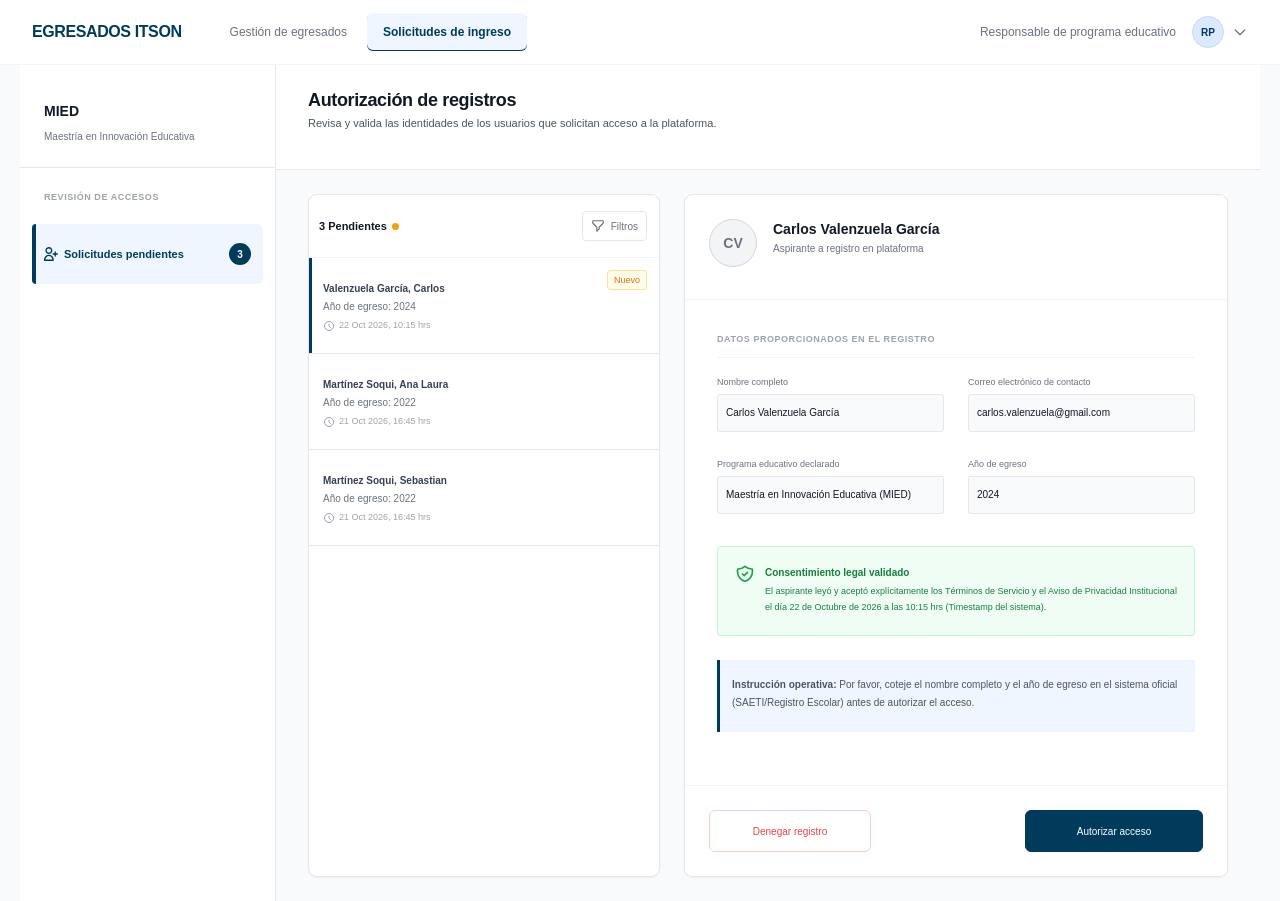
<file: frontend/solicitudes-ingreso.html>
<!doctype html>
<html lang="es">
<head>
  <meta charset="utf-8">
  <meta name="viewport" content="width=device-width, initial-scale=1">
  <title>Solicitudes de ingreso | Egresados ITSON</title>
  <link rel="stylesheet" href="solicitudes-ingreso.css">
</head>
<body>
  <div class="admin-app">
    <header class="topbar">
      <a class="brand" href="index.html">EGRESADOS ITSON</a>
      <nav class="top-navigation" aria-label="Navegación administrativa">
        <a href="#gestion">Gestión de egresados</a>
        <a class="top-navigation-active" href="#solicitudes" aria-current="page">Solicitudes de ingreso</a>
      </nav>
      <div class="coordinator">
        <span>Responsable de programa educativo</span>
        <button class="coordinator-menu" type="button" aria-label="Menú del responsable">
          <span class="coordinator-avatar">RP</span>
          <img src="assets/chevron-down.svg" alt="" width="16" height="16">
        </button>
      </div>
    </header>

    <div class="workspace" id="solicitudes">
      <aside class="sidebar">
        <div class="program">
          <h2>MIED</h2>
          <p>Maestría en Innovación Educativa</p>
        </div>
        <p class="sidebar-label">REVISIÓN DE ACCESOS</p>
        <nav aria-label="Revisión de accesos">
          <a class="sidebar-link sidebar-link-active" href="#solicitudes" aria-current="page">
            <img src="assets/request-icon.svg" alt="" width="14" height="14">
            <span>Solicitudes pendientes</span>
            <span class="pending-count" id="sidebar-count">3</span>
          </a>
        </nav>
      </aside>

      <main class="main-content">
        <header class="page-heading">
          <h1>Autorización de registros</h1>
          <p>Revisa y valida las identidades de los usuarios que solicitan acceso a la plataforma.</p>
        </header>

        <section class="review-layout" aria-label="Solicitudes de ingreso">
          <section class="request-list-panel" aria-labelledby="requests-heading">
            <div class="list-heading">
              <h2 id="requests-heading">
                <span id="pending-label">3 Pendientes</span>
                <span class="pending-dot" aria-hidden="true"></span>
              </h2>
              <div class="filter-wrap">
                <button class="filter-button" id="filter-button" type="button" aria-expanded="false" aria-controls="filter-menu">
                  <img src="assets/filter.svg" alt="" width="14" height="14">
                  <span>Filtros</span>
                </button>
                <div class="filter-menu" id="filter-menu" hidden>
                  <label for="new-only">
                    <input id="new-only" type="checkbox">
                    Mostrar solo nuevas
                  </label>
                </div>
              </div>
            </div>
            <ul class="request-list" id="request-list" aria-label="Solicitudes pendientes"></ul>
          </section>

          <article class="request-detail" aria-labelledby="applicant-name">
            <header class="detail-header">
              <div class="applicant-avatar" id="applicant-initials" aria-hidden="true">CV</div>
              <div>
                <h2 id="applicant-name">Carlos Valenzuela García</h2>
                <p>Aspirante a registro en plataforma</p>
              </div>
            </header>

            <div class="detail-content">
              <h3>DATOS PROPORCIONADOS EN EL REGISTRO</h3>
              <dl class="applicant-fields">
                <div class="detail-field">
                  <dt>Nombre completo</dt>
                  <dd id="applicant-full-name">Carlos Valenzuela García</dd>
                </div>
                <div class="detail-field">
                  <dt>Correo electrónico de contacto</dt>
                  <dd id="applicant-email">carlos.valenzuela@gmail.com</dd>
                </div>
                <div class="detail-field">
                  <dt>Programa educativo declarado</dt>
                  <dd id="applicant-program">Maestría en Innovación Educativa (MIED)</dd>
                </div>
                <div class="detail-field">
                  <dt>Año de egreso</dt>
                  <dd id="applicant-graduation-year">2024</dd>
                </div>
              </dl>

              <section class="consent-notice" aria-labelledby="consent-title">
                <img src="assets/consent-shield.svg" alt="" width="20" height="20">
                <div>
                  <h3 id="consent-title">Consentimiento legal validado</h3>
                  <p id="consent-description">El aspirante leyó y aceptó explícitamente los Términos de Servicio y el Aviso de Privacidad Institucional el día 22 de Octubre de 2026 a las 10:15 hrs (Timestamp del sistema).</p>
                </div>
              </section>

              <aside class="review-instruction">
                <p><strong>Instrucción operativa:</strong> Por favor, coteje el nombre completo y el año de egreso en el sistema oficial (SAETI/Registro Escolar) antes de autorizar el acceso.</p>
              </aside>
            </div>

            <footer class="detail-actions" aria-label="Acciones de revisión">
              <button class="deny-button" type="button" disabled>Denegar registro</button>
              <button class="approve-button" type="button" disabled>Autorizar acceso</button>
            </footer>
          </article>
        </section>
      </main>
    </div>
  </div>
  <script src="solicitudes-ingreso.js"></script>
</body>
</html>
</file>
<file: frontend/styles.css>
:root {
  font-family: Inter, Arial, sans-serif;
  color: #111827;
  background: #f3f4f6;
  --blue: #003b5c;
  --blue-dark: #002f49;
  --border: #d1d5db;
  --muted: #4b5563;
  --surface: #fff;
}

* { box-sizing: border-box; }
body { margin: 0; min-width: 320px; background: #f3f4f6; }
button, input, select { font: inherit; }
button { cursor: pointer; }
.site-header { height: 65px; padding: 0 max(20px, calc((100% - 1216px) / 2)); border-bottom: 1px solid #e5e7eb; display: flex; align-items: center; justify-content: space-between; background: #fff; }
.brand { color: var(--blue); text-decoration: none; font-size: 20px; font-weight: 700; line-height: 28px; letter-spacing: -.025em; }
.guest-nav { display: flex; gap: 16px; }
.back-nav { display: flex; align-items: center; }
.button { border: 1px solid transparent; border-radius: 6px; min-height: 38px; padding: 0 16px; font-size: 14px; font-weight: 500; transition: background .2s, border-color .2s; }
.button-primary { background: var(--blue); color: #fff; box-shadow: 0 1px 1px rgba(0, 0, 0, .05); }
.button-primary:hover { background: var(--blue-dark); }
.button-outline { border-color: var(--blue); color: var(--blue); background: #fff; }
.button-outline:hover { background: #eff6ff; }
.button-link, .text-button { color: var(--blue); background: transparent; border: 0; padding: 0; font-size: 14px; font-weight: 500; }
.button-link:hover, .text-button:hover { text-decoration: underline; }
.button-wide { width: 100%; }
.hidden { display: none !important; }
.screen { display: none; width: 100%; min-height: calc(100vh - 65px); margin: 0 auto; padding: 32px; }
.screen-active { display: block; }
.home-screen { max-width: 1216px; min-height: 675px; margin: 32px auto 0; padding: 32px; border: 1px solid var(--border); border-radius: 16px; background: #fff; box-shadow: 0 1px 1px rgba(0, 0, 0, .05); }
.section-heading { display: flex; align-items: center; justify-content: space-between; margin-bottom: 32px; padding-bottom: 16px; border-bottom: 1px solid #f3f4f6; }
.section-heading h1 { margin: 0; font-size: 24px; line-height: 32px; letter-spacing: -.02em; }
p { color: var(--muted); line-height: 1.5; margin: 10px 0 0; }
.section-heading p { margin-top: 3px; font-size: 16px; line-height: 24px; }
.opportunity-grid { display: grid; grid-template-columns: repeat(3, minmax(0, 1fr)); gap: 24px; }
.opportunity-card, .card { border: 1px solid var(--border); background: #fff; box-shadow: 0 1px 1px rgba(0, 0, 0, .05); }
.opportunity-card { min-height: 243px; padding: 24px; border-color: #e5e7eb; border-radius: 8px; display: flex; flex-direction: column; }
.opportunity-meta { display: flex; justify-content: space-between; align-items: flex-start; gap: 12px; color: #6b7280; font-size: 12px; line-height: 16px; }
.opportunity-tag { padding: 4px 8px; border-radius: 6px; background: #eff6ff; color: var(--blue); font-weight: 500; box-shadow: inset 0 0 0 1px rgba(29, 78, 216, .1); }
.opportunity-card h2 { font-size: 18px; line-height: 28px; margin: 12px 0 0; }
.opportunity-card p { margin: 0; color: var(--muted); font-size: 14px; line-height: 20px; display: -webkit-box; -webkit-line-clamp: 3; -webkit-box-orient: vertical; overflow: hidden; }
.opportunity-card a { color: var(--blue); font-size: 14px; line-height: 20px; font-weight: 500; text-decoration: none; margin: auto 0 0; padding-top: 16px; border-top: 1px solid #f3f4f6; text-align: center; }
.opportunity-card a:hover { text-decoration: underline; }
.auth-screen { max-width: none; min-height: calc(100vh - 65px); padding: 32px; align-items: center; justify-content: center; }
.auth-screen.screen-active { display: flex; }
.form-card { width: min(100%, 576px); margin: 0 auto; padding: 32px; border-radius: 16px; }
.form-card.compact { width: min(100%, 448px); }
.form-heading { text-align: center; margin-bottom: 32px; }
.form-heading h1 { margin: 0; font-size: 24px; line-height: 32px; letter-spacing: -.02em; }
.form-heading p { margin-top: 8px; font-size: 14px; line-height: 20px; }
.form-grid { display: grid; grid-template-columns: 1fr 1fr; gap: 20px; }
label { display: flex; flex-direction: column; gap: 4px; color: #374151; font-size: 14px; font-weight: 500; line-height: 20px; }
.register-name, .register-major { grid-column: 1 / -1; }
input, select { width: 100%; height: 38px; border: 1px solid var(--border); border-radius: 6px; background: #fff; padding: 8px 12px; color: #111827; font-size: 14px; }
input::placeholder { color: #9ca3af; opacity: 1; }
select { appearance: none; padding-right: 32px; background-image: url("assets/select-chevron.svg"); background-repeat: no-repeat; background-position: right 12px center; }
input:focus, select:focus { outline: 2px solid #9bc5eb; outline-offset: 1px; border-color: var(--blue); }
.checkbox-label { flex-direction: row; align-items: center; gap: 8px; margin: 20px 0; font-size: 14px; font-weight: 400; }
.checkbox-label span { line-height: 20px; }
.checkbox-label input { appearance: none; flex: 0 0 16px; width: 16px; height: 16px; padding: 0; border: 0; border-radius: 0; background-image: url("assets/privacy-checkbox.svg"); background-repeat: no-repeat; background-position: center; }
.checkbox-label input:checked { background: var(--blue); border: 1px solid var(--blue); border-radius: 3px; }
.checkbox-label input:checked::after { content: "✓"; display: block; color: #fff; font-size: 12px; line-height: 14px; text-align: center; }
.checkbox-label input:focus-visible { outline: 2px solid #9bc5eb; outline-offset: 2px; }
.privacy-link { color: var(--blue); text-decoration: underline; }
.form-message { display: none; min-height: 24px; color: #a32929; font-size: 14px; }
.form-message:not(:empty) { display: block; }
#register-form .checkbox-label { min-height: 28px; }
#register-form > .button { min-height: 44px; margin-top: 12px; }
.label-with-link { display: flex; justify-content: space-between; align-items: center; margin-top: 24px; }
.label-with-link label { display: block; }
#login-form > input[name="password"] { margin-top: 4px; }
#login-form { padding-bottom: 40px; }
#login-form .form-message { margin-top: 16px; }
#login-form > .button { margin-top: 32px; min-height: 44px; }
.form-footer { border-top: 1px solid #f3f4f6; text-align: center; font-size: 14px; margin-top: 31px; padding-top: 20px; }
.form-footer .text-button { font-size: inherit; }
.reset-screen { background: #f9fafb; }
.reset-content { width: min(100%, 448px); transform: translateY(-32px); }
.reset-brand { margin: 0 0 24px; color: var(--blue); text-align: center; font-size: 30px; line-height: 36px; letter-spacing: -.025em; }
.reset-card { padding: 38px 40px 39px; border-color: #e5e7eb; border-radius: 12px; }
.reset-card .form-heading { margin-bottom: 24px; }
.reset-card .form-heading h1 { font-size: 20px; line-height: 28px; }
.reset-card .form-heading p { margin-top: 8px; color: #6b7280; }
.reset-card label { margin-bottom: 16px; }
.reset-card .form-message { margin-top: 0; }
.reset-card > .button-primary { min-height: 42px; }
.reset-card .button-link { min-height: 24px; margin-top: 27px; }
.review-screen { display: none; }
.review-screen.screen-active { position: fixed; z-index: 10; inset: 0; display: grid; place-items: center; max-width: none; min-height: 100vh; margin: 0; padding: 24px; background: rgba(17, 24, 39, .6); backdrop-filter: blur(4px); }
.status-card { width: min(100%, 448px); padding: 32px; border: 0; border-radius: 16px; text-align: center; box-shadow: 0 25px 50px -12px rgba(0, 0, 0, .25); }
.status-icon { width: 64px; height: 64px; margin: 0 auto 24px; border-radius: 50%; display: grid; place-items: center; background: #eff6ff; }
.status-icon img { display: block; }
.status-card h1 { margin: 0; font-size: 20px; line-height: 28px; }
.status-card p { margin: 20px 0 0; color: #4b5563; font-size: 14px; line-height: 20px; }
.status-card p + p { margin-top: 28px; }
.status-card .button { margin-top: 32px; min-height: 44px; }
.success-message { color: #176b3a; }
.email-page { background: #f5f7fa; padding: 40px 20px; }
.email-card { width: min(100%, 600px); margin: 0 auto; border: 1px solid var(--border); background: #fff; }
.email-header { padding: 24px; text-align: center; border-bottom: 1px solid var(--border); color: var(--blue); font-weight: 700; font-size: 20px; }
.email-content { padding: 32px; }
.email-content h1 { font-size: 24px; margin: 24px 0 16px; }
.email-content .button { display: inline-flex; align-items: center; text-decoration: none; margin-top: 16px; }
.email-footer { padding: 20px; border-top: 1px solid var(--border); color: var(--muted); font-size: 13px; text-align: center; }
@media (max-width: 800px) {
  .site-header { padding: 0 20px; }
  .brand { font-size: 16px; }
  .home-screen { width: calc(100% - 32px); min-height: calc(100vh - 97px); margin-top: 16px; padding: 24px; }
  .section-heading { align-items: flex-start; flex-direction: column; gap: 20px; margin-bottom: 24px; }
  .section-heading h1 { font-size: 22px; }
  .opportunity-grid { grid-template-columns: 1fr; }
  .auth-screen { padding: 24px 16px; }
  .auth-screen.screen-active { align-items: flex-start; }
  .form-card { padding: 24px; }
  .form-grid { grid-template-columns: 1fr; gap: 16px; }
  .register-name, .register-major { grid-column: auto; }
  .reset-content { margin: 24px 0; transform: none; }
  .reset-card { padding: 32px 24px 24px; }
  .reset-brand { font-size: 26px; }
  .status-card { padding: 28px 24px; }
}
</file>
<file: frontend/busqueda-egresados.css>
:root {
  font-family: Inter, "Segoe UI", Arial, sans-serif;
  color: #111827;
  background: #f9fafb;
  font-synthesis: none;
  text-rendering: optimizeLegibility;
  --navy: #003b5c;
  --text: #111827;
  --secondary: #6b7280;
  --muted: #9ca3af;
  --border: #e5e7eb;
  --line: #f3f4f6;
  --page: #f9fafb;
  --white: #fff;
}

* { box-sizing: border-box; }

body {
  min-width: 320px;
  min-height: 100vh;
  margin: 0;
  background: var(--page);
  font-size: 14px;
}

button, input, select { font: inherit; }
button, select { cursor: pointer; }
[hidden] { display: none !important; }

.page-shell { min-height: 100vh; }

.topbar {
  height: 65px;
  padding: 0 max(32px, calc((100% - 1336px) / 2));
  display: flex;
  align-items: center;
  gap: 24px;
  background: var(--white);
  border-bottom: 1px solid var(--line);
}

.brand {
  flex: 0 0 auto;
  color: var(--navy);
  font-size: 20px;
  font-weight: 700;
  letter-spacing: -.025em;
  text-decoration: none;
}

.top-navigation {
  height: 100%;
  display: flex;
  align-items: center;
  gap: 4px;
}

.top-navigation a {
  min-height: 38px;
  padding: 0 16px;
  display: inline-flex;
  align-items: center;
  color: var(--secondary);
  font-size: 14px;
  text-decoration: none;
  white-space: nowrap;
}

.top-navigation .top-navigation-active {
  color: var(--navy);
  background: #eff6ff;
  border-radius: 6px;
  box-shadow: inset 0 -1px 0 var(--navy);
  font-weight: 700;
}

.coordinator {
  margin-left: auto;
  display: flex;
  align-items: center;
  gap: 16px;
  color: var(--secondary);
  font-size: 12px;
  white-space: nowrap;
}

.coordinator-menu {
  padding: 0;
  display: flex;
  align-items: center;
  gap: 8px;
  color: inherit;
  background: transparent;
  border: 0;
}

.coordinator-avatar {
  width: 32px;
  height: 32px;
  display: grid;
  place-items: center;
  color: var(--navy);
  background: #dbeafe;
  border: 1px solid #bfdbfe;
  border-radius: 50%;
  font-size: 12px;
  font-weight: 700;
}

.workspace {
  width: min(100% - 40px, 1400px);
  min-height: calc(100vh - 65px);
  margin: 0 auto;
  display: grid;
  grid-template-columns: 256px minmax(0, 1fr);
  background: var(--page);
}

.sidebar {
  min-height: calc(100vh - 65px);
  overflow: hidden;
  background: var(--white);
  border-right: 1px solid var(--border);
}

.program {
  min-height: 146px;
  padding: 31px 24px 0;
}

.program-eyebrow,
.program-name { margin: 0; }

.program-eyebrow {
  color: var(--muted);
  font-size: 10px;
  font-weight: 700;
  letter-spacing: .05em;
  line-height: 15px;
  text-transform: uppercase;
}

.program h2 {
  margin: 4px 0 0;
  font-size: 20px;
  font-weight: 700;
  line-height: 28px;
}

.program-name {
  margin-top: 1px;
  color: var(--secondary);
  font-size: 12px;
  line-height: 15px;
  white-space: nowrap;
}

.side-navigation {
  padding: 0 12px 10px;
  display: grid;
  gap: 4px;
}

.side-link {
  min-height: 40px;
  padding: 0 12px;
  display: flex;
  align-items: center;
  gap: 12px;
  color: #4b5563;
  border-radius: 6px;
  font-size: 14px;
  text-decoration: none;
}

.side-link img { flex: 0 0 16px; }
.side-link:hover { background: #f9fafb; }

.side-link-active {
  color: var(--navy);
  background: #eff6ff;
  box-shadow: inset 4px 0 var(--navy);
  font-weight: 700;
}

.side-section-title {
  min-height: 48px;
  padding: 15px 24px 0;
  color: var(--muted);
  border-top: 1px solid var(--border);
  font-size: 10px;
  font-weight: 700;
  letter-spacing: .05em;
  line-height: 15px;
  text-transform: uppercase;
}

.specialized-navigation { padding-top: 0; }

.main-content { min-width: 0; }

.main-inner {
  position: relative;
  min-height: 1300px;
  margin: 0 40px;
}

.breadcrumb {
  position: absolute;
  top: 40px;
  left: 0;
  display: flex;
  align-items: center;
  gap: 5px;
  color: var(--secondary);
  font-size: 14px;
  line-height: 20px;
}

.breadcrumb a {
  color: inherit;
  text-decoration: none;
}

.breadcrumb [aria-current="page"] { color: var(--text); }

.page-title {
  position: absolute;
  top: 68px;
  left: 0;
  margin: 0;
  font-size: 30px;
  font-weight: 700;
  letter-spacing: -.02em;
  line-height: 36px;
}

.page-description {
  position: absolute;
  top: 107px;
  left: 0;
  margin: 0;
  color: #4b5563;
  font-size: 14px;
  line-height: 20px;
}

.scope-notice {
  position: absolute;
  top: 145px;
  left: 0;
  width: 100%;
  min-height: 54px;
  padding: 0 16px;
  display: flex;
  align-items: center;
  gap: 12px;
  color: var(--navy);
  background: #eff6ff;
  border: 1px solid #dbeafe;
  border-radius: 8px;
}

.scope-notice img { flex: 0 0 20px; }

.scope-notice p {
  margin: 0;
  font-size: 14px;
  line-height: 20px;
}

.scope-notice strong { font-weight: 700; }

.search-card {
  position: absolute;
  top: 206px;
  left: 0;
  width: 100%;
  height: 107px;
  padding: 24px;
  background: var(--white);
  border: 1px solid var(--border);
  border-radius: 12px;
  box-shadow: 0 1px 2px rgb(17 24 39 / 5%);
}

.search-form { width: 100%; }

.search-label {
  margin: 0 0 8px;
  display: block;
  color: var(--text);
  font-size: 14px;
  font-weight: 700;
  line-height: 20px;
}

.search-controls {
  display: grid;
  grid-template-columns: minmax(180px, 1fr) 95px 100px 325px;
  align-items: center;
  gap: 12px;
}

.search-input-wrap {
  position: relative;
  min-width: 0;
  height: 46px;
}

.search-input-wrap input,
.institution-input-wrap input {
  width: 100%;
  height: 100%;
  color: var(--text);
  background: var(--white);
  border: 1px solid #d1d5db;
  border-radius: 6px;
  font-size: 14px;
  outline: none;
}

.search-input-wrap input { padding: 0 42px 0 40px; }
.search-input-wrap input::placeholder { color: var(--secondary); opacity: 1; }
.search-input-wrap input:focus,
.institution-input-wrap input:focus,
.filter-field select:focus,
.pagination select:focus {
  border-color: #93c5fd;
  box-shadow: 0 0 0 2px rgb(147 197 253 / 25%);
}

.search-icon {
  position: absolute;
  z-index: 1;
  top: 13px;
  left: 12px;
  pointer-events: none;
}

.clear-search {
  position: absolute;
  top: 9px;
  right: 9px;
  width: 28px;
  height: 28px;
  padding: 6px;
  display: grid;
  place-items: center;
  background: #f9fafb;
  border: 0;
  border-radius: 6px;
}

.search-submit,
.filters-toggle {
  height: 46px;
  display: inline-flex;
  align-items: center;
  justify-content: center;
  gap: 8px;
  border-radius: 6px;
  font-size: 14px;
}

.search-submit {
  color: var(--white);
  background: var(--navy);
  border: 1px solid var(--navy);
  box-shadow: 0 1px 1px rgb(0 0 0 / 5%);
  font-weight: 500;
}

.search-submit:hover { background: #002f49; }

.filters-toggle {
  color: #374151;
  background: var(--white);
  border: 1px solid #d1d5db;
  box-shadow: 0 1px 1px rgb(0 0 0 / 5%);
}

.filters-toggle:hover { background: #f9fafb; }
.filters-toggle img { flex: 0 0 16px; }

.outdated-toggle {
  min-width: 0;
  height: 46px;
  padding: 0 12px;
  display: flex;
  align-items: center;
  gap: 8px;
  color: #991b1b;
  background: #fef2f2;
  border: 1px solid #fecaca;
  border-radius: 8px;
  font-size: 14px;
  font-weight: 700;
  white-space: nowrap;
}

.outdated-toggle input {
  width: 16px;
  height: 16px;
  flex: 0 0 16px;
  margin: 0;
  accent-color: var(--navy);
}

.filters-card {
  position: absolute;
  top: 320px;
  left: 0;
  width: 100%;
  height: 387px;
  overflow: hidden;
  background: var(--white);
  border: 1px solid var(--border);
  border-radius: 12px;
  box-shadow: 0 1px 2px rgb(17 24 39 / 5%);
}

.filters-header {
  height: 53px;
  padding: 0 24px;
  display: flex;
  align-items: center;
  justify-content: space-between;
  background: #f9fafb;
  border-bottom: 1px solid var(--line);
}

.filters-header h2 {
  margin: 0;
  font-size: 14px;
  font-weight: 700;
  line-height: 20px;
}

.filters-header p {
  margin: 0;
  color: var(--secondary);
  font-size: 12px;
  line-height: 16px;
}

.filters-content { padding: 24px; }

.filter-grid {
  display: grid;
  grid-template-columns: repeat(3, minmax(0, 1fr));
  gap: 24px;
}

.filter-field {
  min-width: 0;
  display: flex;
  flex-direction: column;
  gap: 4px;
  color: #374151;
  font-size: 12px;
  font-weight: 700;
  line-height: 16px;
}

.filter-field select {
  width: 100%;
  height: 37px;
  padding: 0 10px;
  color: var(--text);
  background-color: var(--white);
  border: 1px solid #d1d5db;
  border-radius: 6px;
  font-size: 14px;
  font-weight: 400;
}

.program-filters {
  min-height: 122px;
  margin-top: 24px;
  padding-top: 24px;
  display: grid;
  grid-template-columns: minmax(0, 1fr) minmax(0, 1fr);
  gap: 24px;
  border-top: 1px solid var(--line);
}

.program-generation,
.institution-filter {
  min-width: 0;
  display: flex;
  flex-direction: column;
}

.program-filter-title {
  margin-bottom: 2px;
  color: var(--navy);
  font-size: 12px;
  font-weight: 700;
  line-height: 16px;
}

.institution-filter .program-filter-title { color: #374151; }

.program-generation .filter-field,
.institution-filter .filter-field { gap: 4px; }

.program-generation select {
  background-color: rgb(239 246 255 / 30%);
  border-color: #93c5fd;
}

.program-generation small,
.institution-filter small {
  margin-top: 3px;
  color: var(--secondary);
  font-size: 10px;
  line-height: 15px;
}

.institution-input-wrap {
  position: relative;
  height: 38px;
}

.institution-input-wrap input {
  padding: 0 36px;
  background: #f9fafb;
}

.institution-input-wrap > img {
  position: absolute;
  top: 11px;
  left: 12px;
  pointer-events: none;
}

.institution-input-wrap button {
  position: absolute;
  top: 0;
  right: 0;
  width: 28px;
  height: 38px;
  padding: 6px;
  display: grid;
  place-items: center;
  background: transparent;
  border: 0;
}

.active-filters {
  position: absolute;
  top: 731px;
  left: 0;
  width: 100%;
}

.active-filters-heading {
  min-height: 20px;
  display: flex;
  align-items: center;
  justify-content: space-between;
}

.active-filters-heading h2 {
  margin: 0;
  color: var(--text);
  font-size: 14px;
  font-weight: 700;
  line-height: 20px;
}

.active-filters-heading button {
  padding: 0;
  color: var(--navy);
  background: transparent;
  border: 0;
  font-size: 12px;
  font-weight: 700;
  text-decoration: underline;
}

.filter-chips {
  min-height: 55px;
  padding-top: 16px;
  display: flex;
  align-items: flex-start;
  flex-wrap: wrap;
  gap: 8px;
}

.filter-chip {
  min-height: 22px;
  padding: 3px 6px 3px 10px;
  display: inline-flex;
  align-items: center;
  gap: 5px;
  color: var(--navy);
  background: #eff6ff;
  border: 1px solid #dbeafe;
  border-radius: 3px;
  font-size: 12px;
  line-height: 14px;
  white-space: nowrap;
}

.filter-chip button {
  width: 14px;
  height: 14px;
  padding: 1px;
  display: grid;
  place-items: center;
  background: transparent;
  border: 0;
}

.filter-chip img { display: block; }

.results-card {
  position: absolute;
  top: 854px;
  left: 0;
  width: 100%;
  min-height: 350px;
  overflow: hidden;
  background: var(--white);
  border: 1px solid var(--border);
  border-radius: 12px;
  box-shadow: 0 1px 2px rgb(17 24 39 / 5%);
}

.results-summary {
  min-height: 91px;
  padding: 19px 24px;
  display: flex;
  align-items: center;
  justify-content: space-between;
  border-bottom: 1px solid var(--line);
}

.results-summary h2 {
  margin: 0;
  font-size: 18px;
  font-weight: 700;
  line-height: 26px;
}

.results-summary p {
  margin: 0;
  color: var(--secondary);
  font-size: 14px;
  line-height: 20px;
}

.program-badge {
  padding: 4px 10px;
  color: #4b5563;
  background: #f3f4f6;
  border-radius: 5px;
  font-size: 12px;
  font-weight: 700;
}

.table-scroll { overflow-x: auto; }

.graduates-table {
  width: 100%;
  border-collapse: collapse;
  table-layout: fixed;
  text-align: left;
}

.graduates-table th {
  height: 56px;
  padding: 10px 24px;
  color: var(--secondary);
  background: #f9fafb;
  border-bottom: 1px solid var(--border);
  font-size: 12px;
  font-weight: 700;
  letter-spacing: .05em;
  line-height: 16px;
  text-transform: uppercase;
}

.graduates-table th:nth-child(1) { width: 22.56%; }
.graduates-table th:nth-child(2) { width: 17.93%; }
.graduates-table th:nth-child(3) { width: 23.43%; }
.graduates-table th:nth-child(4) { width: 23.7%; }
.graduates-table th:nth-child(5) { width: 12.38%; }

.graduates-table th button {
  padding: 0;
  display: inline-flex;
  align-items: center;
  gap: 4px;
  color: inherit;
  background: transparent;
  border: 0;
  font-size: inherit;
  font-weight: inherit;
  letter-spacing: inherit;
  line-height: inherit;
  text-align: left;
  text-transform: inherit;
}

.graduates-table th button.sorted-desc { color: var(--navy); }
.graduates-table th button img { flex: 0 0 auto; }
.graduates-table .action-heading { text-align: right; }

.graduates-table td {
  height: 69px;
  padding: 12px 24px;
  border-bottom: 1px solid var(--border);
  font-size: 14px;
  line-height: 20px;
  vertical-align: middle;
}

.graduates-table tbody tr:last-child td { border-bottom: 0; }
.graduate-name { display: block; font-weight: 700; }
.graduate-location,
.graduate-subtext {
  display: block;
  color: var(--secondary);
  font-size: 12px;
  line-height: 16px;
}

.graduate-employment { display: block; white-space: nowrap; }
.graduate-updated { color: #4b5563; white-space: nowrap; }

.profile-link {
  display: inline-flex;
  align-items: center;
  gap: 4px;
  color: var(--navy);
  font-weight: 700;
  text-decoration: none;
  white-space: nowrap;
}

.profile-link:hover { text-decoration: underline; }

.empty-results {
  height: 69px;
  color: var(--secondary);
  text-align: center;
}

.empty-search-state {
  margin: 0;
  padding: 32px 24px;
  color: var(--secondary);
  font-size: 14px;
  line-height: 20px;
  text-align: center;
}

.simple-search .filters-card,
.simple-search .active-filters { display: none; }

.simple-search .search-controls {
  grid-template-columns: minmax(180px, 1fr) 95px;
}

.simple-search .filters-toggle,
.simple-search .outdated-toggle { display: none; }

.simple-search .results-card { top: 328px; }
.simple-search .page-footer { top: 760px; }

.results-footer {
  min-height: 62px;
  padding: 0 24px;
  display: flex;
  align-items: center;
  justify-content: space-between;
  gap: 16px;
  border-top: 1px solid var(--line);
}

.results-footer > p,
.pagination label {
  margin: 0;
  color: var(--secondary);
  font-size: 12px;
  line-height: 20px;
}

.pagination {
  display: flex;
  align-items: center;
  gap: 14px;
}

.pagination select {
  width: 70px;
  height: 27px;
  padding: 0 8px;
  color: var(--text);
  background-color: var(--white);
  border: 1px solid transparent;
  border-radius: 4px;
  font-size: 12px;
}

.pagination-controls {
  display: flex;
  align-items: center;
}

.pagination-controls button,
.current-page {
  width: 34px;
  height: 30px;
  display: grid;
  place-items: center;
  border: 1px solid #d1d5db;
  background: var(--white);
}

.pagination-controls button:first-child { border-radius: 6px 0 0 6px; }
.pagination-controls button:last-child { border-radius: 0 6px 6px 0; }
.pagination-controls button:disabled { cursor: default; opacity: .5; }

.current-page {
  width: 32px;
  color: var(--white);
  background: var(--navy);
  border-color: var(--navy);
  font-size: 14px;
}

.page-footer {
  position: absolute;
  top: 1243px;
  left: 0;
  color: var(--muted);
  font-size: 12px;
  font-weight: 700;
  letter-spacing: .05em;
  line-height: 16px;
}

button:focus-visible,
a:focus-visible,
input:focus-visible,
select:focus-visible {
  outline: 2px solid #60a5fa;
  outline-offset: 2px;
}

@media (max-width: 1200px) {
  .topbar { padding-right: 24px; padding-left: 24px; gap: 16px; }
  .brand { font-size: 16px; }
  .top-navigation a { padding: 0 10px; font-size: 12px; }
  .workspace { grid-template-columns: 220px minmax(0, 1fr); }
  .main-inner {
    min-height: 0;
    margin: 0 24px;
    padding: 28px 0 24px;
    display: flex;
    flex-direction: column;
    gap: 16px;
  }
  .breadcrumb,
  .page-title,
  .page-description,
  .scope-notice,
  .search-card,
  .filters-card,
  .active-filters,
  .results-card,
  .page-footer {
    position: static;
    width: auto;
  }
  .simple-search .search-controls {
    grid-template-columns: minmax(160px, 1fr) 95px;
  }
  .page-title { margin: 0; }
  .page-description { margin-top: -12px; }
  .scope-notice { min-height: 54px; }
  .search-card { height: auto; min-height: 107px; }
  .search-controls { grid-template-columns: minmax(160px, 1fr) 95px 100px; }
  .outdated-toggle { grid-column: 1 / -1; width: fit-content; }
  .filters-card { height: auto; min-height: 387px; }
  .active-filters { display: flex; flex-direction: column; gap: 4px; }
  .results-card { min-height: 0; }
  .page-footer { margin-top: 4px; }
}

@media (max-width: 800px) {
  .topbar {
    height: auto;
    min-height: 65px;
    padding: 12px 16px;
    flex-wrap: wrap;
    gap: 8px 16px;
  }

  .brand { font-size: 14px; }
  .top-navigation { order: 3; width: 100%; height: 34px; }
  .top-navigation a { padding: 0 8px; font-size: 11px; }
  .coordinator { gap: 8px; font-size: 10px; }
  .coordinator > span { max-width: 110px; white-space: normal; text-align: right; }
  .workspace {
    width: 100%;
    min-height: calc(100vh - 100px);
    grid-template-columns: 1fr;
  }
  .sidebar { min-height: auto; border-right: 0; border-bottom: 1px solid var(--border); }
  .program { min-height: 100px; padding: 12px 16px; }
  .side-navigation { padding-bottom: 8px; grid-template-columns: repeat(2, minmax(0, 1fr)); }
  .side-link { min-height: 36px; gap: 8px; font-size: 12px; }
  .side-section-title { min-height: 34px; padding: 9px 16px 0; }
  .specialized-navigation { grid-template-columns: repeat(2, minmax(0, 1fr)); }
  .main-inner { margin: 0 16px; }
  .page-title { font-size: 26px; line-height: 32px; }
  .page-description { margin-top: -12px; }
  .scope-notice { padding: 12px; }
  .scope-notice p { font-size: 12px; }
  .search-card { padding: 16px; }
  .search-controls { grid-template-columns: minmax(0, 1fr) 85px; gap: 8px; }
  .search-submit { grid-column: 2; grid-row: 1; }
  .search-input-wrap { grid-column: 1; grid-row: 1; }
  .filters-toggle { grid-column: 1; grid-row: 2; }
  .outdated-toggle { grid-column: 2; grid-row: 2; height: auto; min-height: 46px; padding: 8px; font-size: 11px; white-space: normal; }
  .filters-header { min-height: 53px; height: auto; gap: 8px; padding: 10px 16px; }
  .filters-header h2 { font-size: 13px; }
  .filters-header p { max-width: 55%; font-size: 10px; text-align: right; }
  .filters-content { padding: 16px; }
  .filter-grid { grid-template-columns: repeat(2, minmax(0, 1fr)); gap: 16px 12px; }
  .program-filters { grid-template-columns: 1fr; gap: 16px; padding-top: 16px; }
  .active-filters-heading { align-items: flex-start; gap: 12px; }
  .active-filters-heading h2 { font-size: 13px; }
  .active-filters-heading button { font-size: 11px; }
  .filter-chips { min-height: 0; padding-top: 10px; }
  .results-summary { padding: 16px; gap: 12px; }
  .results-summary h2 { font-size: 16px; }
  .results-summary p { font-size: 12px; }
  .graduates-table { min-width: 900px; }
  .results-footer { padding: 12px 16px; flex-wrap: wrap; }
  .pagination { margin-left: auto; }
}

@media (max-width: 480px) {
  .coordinator > span { max-width: 88px; }
  .coordinator-avatar { width: 28px; height: 28px; }
  .main-inner { margin: 0 12px; gap: 12px; }
  .breadcrumb { font-size: 12px; }
  .page-title { font-size: 23px; }
  .filter-grid { grid-template-columns: minmax(0, 1fr); }
  .outdated-toggle { font-size: 10px; }
  .pagination { width: 100%; justify-content: flex-end; gap: 8px; }
  .results-footer > p { width: 100%; }
}
</file>
<file: frontend/calidad-datos.css>
:root {
  font-family: Inter, "Segoe UI", Arial, sans-serif;
  color: #111827;
  background: #f9fafb;
  font-synthesis: none;
  text-rendering: optimizeLegibility;
  --navy: #003b5c;
  --text: #111827;
  --secondary: #6b7280;
  --muted: #9ca3af;
  --border: #e5e7eb;
  --line: #f3f4f6;
  --page: #f9fafb;
  --white: #fff;
}

* { box-sizing: border-box; }

body {
  min-width: 320px;
  min-height: 100vh;
  margin: 0;
  background: var(--page);
  font-size: 14px;
}

button, select { font: inherit; }
button, select { cursor: pointer; }

.page-shell { min-height: 100vh; }

.topbar {
  min-height: 65px;
  padding: 0 max(32px, calc((100% - 1336px) / 2));
  display: flex;
  align-items: center;
  gap: 24px;
  background: var(--white);
  border-bottom: 1px solid var(--line);
}

.brand {
  flex: 0 0 auto;
  color: var(--navy);
  font-size: 20px;
  font-weight: 700;
  letter-spacing: -.025em;
  text-decoration: none;
}

.top-navigation {
  height: 65px;
  display: flex;
  align-items: center;
  gap: 4px;
}

.top-navigation a {
  min-height: 38px;
  padding: 0 16px;
  display: inline-flex;
  align-items: center;
  color: var(--secondary);
  font-size: 14px;
  text-decoration: none;
  white-space: nowrap;
}

.top-navigation .top-navigation-active {
  color: var(--navy);
  background: #eff6ff;
  border-radius: 6px;
  box-shadow: inset 0 -1px 0 var(--navy);
  font-weight: 700;
}

.coordinator {
  margin-left: auto;
  display: flex;
  align-items: center;
  gap: 16px;
  color: var(--secondary);
  font-size: 12px;
  white-space: nowrap;
}

.coordinator-avatar {
  width: 32px;
  height: 32px;
  display: grid;
  place-items: center;
  color: var(--navy);
  background: #dbeafe;
  border: 1px solid #bfdbfe;
  border-radius: 50%;
  font-size: 12px;
  font-weight: 700;
}

.workspace {
  width: min(100% - 40px, 1400px);
  min-height: calc(100vh - 65px);
  margin: 0 auto;
  display: grid;
  grid-template-columns: 256px minmax(0, 1fr);
  background: var(--page);
}

.sidebar {
  min-height: calc(100vh - 65px);
  overflow: hidden;
  background: var(--white);
  border-right: 1px solid var(--border);
}

.program {
  min-height: 146px;
  padding: 31px 24px 0;
}

.program-eyebrow,
.program-name { margin: 0; }

.program-eyebrow {
  color: var(--muted);
  font-size: 10px;
  font-weight: 700;
  letter-spacing: .05em;
  line-height: 15px;
  text-transform: uppercase;
}

.program h2 {
  margin: 4px 0 0;
  font-size: 20px;
  font-weight: 700;
  line-height: 28px;
}

.program-name {
  margin-top: 1px;
  color: var(--secondary);
  font-size: 12px;
  line-height: 15px;
  white-space: nowrap;
}

.side-navigation {
  padding: 0 12px 10px;
  display: grid;
  gap: 4px;
}

.side-link {
  min-height: 40px;
  padding: 0 12px;
  display: flex;
  align-items: center;
  gap: 12px;
  color: #4b5563;
  border-radius: 6px;
  font-size: 13px;
  line-height: 17px;
  text-decoration: none;
}

.side-link img { flex: 0 0 16px; }
.side-link:hover { background: #f9fafb; }

.side-link-active {
  color: var(--navy);
  background: #eff6ff;
  box-shadow: inset 4px 0 var(--navy);
  font-weight: 700;
}

.side-section-title {
  min-height: 48px;
  padding: 15px 24px 0;
  color: var(--muted);
  border-top: 1px solid var(--border);
  font-size: 10px;
  font-weight: 700;
  letter-spacing: .05em;
  line-height: 15px;
  text-transform: uppercase;
}

.specialized-navigation { padding-top: 0; }
.main-content { min-width: 0; }

.main-inner {
  position: relative;
  max-width: 1160px;
  min-height: calc(100vh - 65px);
  margin: 0 auto;
  padding: 32px 40px 30px;
}

.breadcrumb {
  margin-bottom: 12px;
  display: flex;
  align-items: center;
  gap: 6px;
  color: var(--secondary);
  font-size: 14px;
  line-height: 20px;
}

.breadcrumb a {
  color: inherit;
  text-decoration: none;
}

.breadcrumb [aria-current="page"] { color: var(--text); }

.page-heading {
  display: flex;
  align-items: flex-start;
  justify-content: space-between;
  gap: 24px;
}

.page-heading h1 {
  margin: 0;
  font-size: 28px;
  font-weight: 700;
  letter-spacing: -.02em;
  line-height: 36px;
}

.page-heading p {
  margin: 4px 0 0;
  color: #4b5563;
  font-size: 14px;
  line-height: 20px;
}

.program-badge {
  margin-top: 4px;
  padding: 5px 10px;
  color: #4b5563;
  background: #f3f4f6;
  border-radius: 5px;
  font-size: 12px;
  font-weight: 700;
}

.demo-notice {
  margin-top: 20px;
  padding: 12px 16px;
  display: flex;
  align-items: center;
  gap: 6px;
  color: var(--navy);
  background: #eff6ff;
  border: 1px solid #dbeafe;
  border-radius: 8px;
  font-size: 12px;
  line-height: 18px;
}

.demo-notice strong { white-space: nowrap; }

.summary-grid {
  margin-top: 20px;
  display: grid;
  grid-template-columns: repeat(4, minmax(0, 1fr));
  gap: 16px;
}

.summary-card,
.panel,
.interpretation-panel {
  background: var(--white);
  border: 1px solid var(--border);
  border-radius: 10px;
  box-shadow: 0 1px 2px rgb(17 24 39 / 5%);
}

.summary-card {
  min-height: 126px;
  padding: 16px;
}

.summary-label {
  margin: 0;
  color: var(--secondary);
  font-size: 12px;
  font-weight: 600;
  line-height: 18px;
}

.summary-value {
  margin: 9px 0 1px;
  display: flex;
  align-items: baseline;
  gap: 10px;
  color: var(--text);
  font-size: 28px;
  font-weight: 700;
  line-height: 32px;
}

.summary-percent {
  color: #047857;
  font-size: 14px;
  font-weight: 700;
}

.summary-of {
  color: var(--secondary);
  font-size: 14px;
  font-weight: 500;
}

.summary-detail {
  margin: 0;
  color: var(--muted);
  font-size: 11px;
  line-height: 16px;
}

.summary-card-warning .summary-value { color: #b45309; }
.summary-card-incomplete .summary-value { color: #b91c1c; }

.panel { overflow: hidden; }
.generation-panel { margin-top: 20px; }

.panel-heading {
  min-height: 67px;
  padding: 14px 18px;
  display: flex;
  align-items: center;
  justify-content: space-between;
  gap: 20px;
  border-bottom: 1px solid var(--line);
}

.panel-heading h2,
.interpretation-panel h2 {
  margin: 0;
  font-size: 16px;
  font-weight: 700;
  line-height: 22px;
}

.panel-heading p,
.interpretation-panel header p {
  margin: 2px 0 0;
  color: var(--secondary);
  font-size: 12px;
  line-height: 17px;
}

.last-refresh {
  color: var(--secondary);
  font-size: 11px;
  white-space: nowrap;
}

.generation-table,
.follow-up-table {
  width: 100%;
  border-collapse: collapse;
  text-align: left;
}

.generation-table th,
.follow-up-table th {
  height: 38px;
  padding: 8px 18px;
  color: var(--secondary);
  background: #f9fafb;
  border-bottom: 1px solid var(--border);
  font-size: 10px;
  font-weight: 700;
  letter-spacing: .04em;
  line-height: 14px;
  text-transform: uppercase;
}

.generation-table td,
.follow-up-table td {
  height: 43px;
  padding: 8px 18px;
  border-bottom: 1px solid var(--line);
  font-size: 12px;
  line-height: 17px;
}

.generation-table tbody tr:last-child td,
.follow-up-table tbody tr:last-child td { border-bottom: 0; }

.coverage-cell {
  min-width: 180px;
  display: flex;
  align-items: center;
  gap: 10px;
}

.coverage-bar {
  width: min(150px, 55%);
  height: 7px;
  overflow: hidden;
  background: #e5e7eb;
  border-radius: 99px;
}

.coverage-bar span {
  height: 100%;
  display: block;
  background: #0f766e;
  border-radius: inherit;
}

.coverage-percent {
  min-width: 38px;
  color: var(--text);
  font-weight: 700;
}

.interpretation-panel {
  margin-top: 20px;
  padding: 16px 18px;
}

.interpretation-panel header { margin-bottom: 12px; }

.interpretation-grid {
  display: grid;
  grid-template-columns: repeat(3, minmax(0, 1fr));
  gap: 16px;
}

.interpretation-item {
  min-width: 0;
  display: flex;
  align-items: flex-start;
  gap: 9px;
}

.status-dot {
  width: 9px;
  height: 9px;
  margin-top: 5px;
  flex: 0 0 9px;
  border-radius: 50%;
}

.status-negative { background: #047857; }
.status-missing { background: #d97706; }
.status-outdated { background: #dc2626; }

.interpretation-item h3 {
  margin: 0;
  font-size: 12px;
  font-weight: 700;
  line-height: 17px;
}

.interpretation-item p {
  margin: 2px 0 0;
  color: var(--secondary);
  font-size: 11px;
  line-height: 16px;
}

.follow-up-panel { margin-top: 20px; }

.follow-up-heading { min-height: 72px; }

.export-button {
  min-height: 36px;
  padding: 0 12px;
  flex: 0 0 auto;
  color: var(--white);
  background: var(--navy);
  border: 1px solid var(--navy);
  border-radius: 6px;
  font-size: 12px;
  font-weight: 600;
}

.export-button:hover { background: #002f49; }

.follow-up-filters {
  padding: 12px 18px;
  display: flex;
  align-items: end;
  gap: 14px;
  border-bottom: 1px solid var(--line);
}

.follow-up-filters label {
  min-width: 190px;
  display: flex;
  flex-direction: column;
  gap: 5px;
  color: #374151;
  font-size: 11px;
  font-weight: 700;
}

.follow-up-filters select {
  height: 34px;
  padding: 0 9px;
  color: var(--text);
  background: var(--white);
  border: 1px solid #d1d5db;
  border-radius: 5px;
  font-size: 12px;
  font-weight: 400;
}

.follow-up-filters select:focus-visible,
.export-button:focus-visible,
a:focus-visible {
  outline: 2px solid #60a5fa;
  outline-offset: 2px;
}

.follow-up-table { table-layout: auto; }
.follow-up-table td { white-space: nowrap; }

.follow-up-table td:first-child {
  font-weight: 700;
}

.response-status {
  display: inline-flex;
  align-items: center;
  gap: 6px;
  color: #374151;
}

.response-status .status-dot {
  margin: 0;
  width: 7px;
  height: 7px;
  flex-basis: 7px;
}

.quality-badges {
  display: flex;
  flex-wrap: wrap;
  gap: 5px;
}

.quality-badge {
  padding: 3px 7px;
  color: #374151;
  background: #f3f4f6;
  border-radius: 99px;
  font-size: 10px;
  line-height: 14px;
}

.quality-badge-outdated {
  color: #991b1b;
  background: #fef2f2;
}

.quality-badge-incomplete {
  color: #92400e;
  background: #fffbeb;
}

.empty-follow-up {
  margin: 0;
  padding: 22px 18px;
  color: var(--secondary);
  text-align: center;
}

.follow-up-feedback {
  min-height: 0;
  margin: 0;
  color: var(--navy);
  font-size: 12px;
  line-height: 18px;
}

.follow-up-feedback:not(:empty) { padding: 0 18px 12px; }

.page-footer {
  margin-top: 20px;
  color: var(--muted);
  font-size: 11px;
  font-weight: 700;
  letter-spacing: .05em;
}

@media (max-width: 1200px) {
  .topbar { padding-right: 24px; padding-left: 24px; gap: 16px; }
  .brand { font-size: 16px; }
  .top-navigation a { padding: 0 10px; font-size: 12px; }
  .workspace { grid-template-columns: 220px minmax(0, 1fr); }
  .main-inner { padding: 28px 24px; }
  .summary-grid { grid-template-columns: repeat(2, minmax(0, 1fr)); }
}

@media (max-width: 800px) {
  .topbar {
    min-height: 65px;
    padding: 12px 16px;
    flex-wrap: wrap;
    gap: 8px 16px;
  }

  .brand { font-size: 14px; }
  .top-navigation { order: 3; width: 100%; height: 34px; }
  .top-navigation a { padding: 0 8px; font-size: 11px; }
  .coordinator { gap: 8px; font-size: 10px; }
  .coordinator-avatar { width: 28px; height: 28px; }
  .workspace {
    width: 100%;
    min-height: calc(100vh - 100px);
    grid-template-columns: 1fr;
  }
  .sidebar { min-height: auto; border-right: 0; border-bottom: 1px solid var(--border); }
  .program { min-height: 90px; padding: 12px 16px; }
  .side-navigation { padding-bottom: 8px; grid-template-columns: repeat(2, minmax(0, 1fr)); }
  .side-link { min-height: 36px; gap: 8px; font-size: 12px; }
  .side-section-title { min-height: 34px; padding: 9px 16px 0; }
  .specialized-navigation { grid-template-columns: repeat(2, minmax(0, 1fr)); }
  .main-inner { padding: 20px 16px 28px; }
  .page-heading h1 { font-size: 24px; }
  .summary-grid { gap: 10px; }
  .summary-card { min-height: 115px; padding: 13px; }
  .summary-value { font-size: 24px; }
  .panel-heading { align-items: flex-start; }
  .generation-table-scroll,
  .follow-up-table-scroll { overflow-x: auto; }
  .generation-table { min-width: 550px; }
  .follow-up-table { min-width: 760px; }
  .interpretation-grid { grid-template-columns: 1fr; gap: 12px; }
}

@media (max-width: 480px) {
  .coordinator { margin-left: auto; }
  .coordinator > span:first-child { max-width: 88px; white-space: normal; text-align: right; }
  .side-navigation { grid-template-columns: 1fr; }
  .specialized-navigation { grid-template-columns: 1fr; }
  .main-inner { padding-right: 12px; padding-left: 12px; }
  .breadcrumb { font-size: 12px; }
  .page-heading { gap: 8px; }
  .page-heading h1 { font-size: 21px; line-height: 28px; }
  .page-heading p { max-width: 35ch; font-size: 12px; }
  .demo-notice { align-items: flex-start; flex-direction: column; gap: 2px; }
  .summary-grid { grid-template-columns: repeat(2, minmax(0, 1fr)); }
  .summary-label { min-height: 36px; }
  .panel-heading { flex-direction: column; gap: 8px; }
  .last-refresh { align-self: flex-start; }
  .follow-up-heading { align-items: stretch; }
  .export-button { align-self: flex-start; }
  .follow-up-filters { align-items: stretch; flex-direction: column; }
}
</file>
<file: frontend/evidencias.css>
:root {
  font-family: Inter, "Segoe UI", Arial, sans-serif;
  color: #111827;
  background: #f9fafb;
  font-synthesis: none;
  text-rendering: optimizeLegibility;
  --navy: #003b5c;
  --text: #111827;
  --secondary: #6b7280;
  --muted: #9ca3af;
  --border: #e5e7eb;
  --line: #f3f4f6;
  --page: #f9fafb;
  --white: #fff;
}

* { box-sizing: border-box; }

body {
  min-width: 320px;
  min-height: 100vh;
  margin: 0;
  background: var(--page);
  font-size: 14px;
}

button, a { font: inherit; }
button { cursor: pointer; }
[hidden] { display: none !important; }

.topbar {
  height: 65px;
  background: var(--white);
  border-bottom: 1px solid var(--border);
  box-shadow: 0 1px 1px rgb(17 24 39 / 5%);
}

.topbar-inner {
  width: min(1280px, calc(100% - 48px));
  height: 100%;
  margin: 0 auto;
  padding: 0 32px;
  display: flex;
  align-items: center;
  justify-content: space-between;
}

.brand {
  color: var(--navy);
  font-size: 20px;
  font-weight: 750;
  letter-spacing: -.025em;
  text-decoration: none;
}

.top-navigation {
  display: flex;
  align-items: center;
  gap: 24px;
}

.top-navigation > a {
  color: var(--secondary);
  font-size: 14px;
  text-decoration: none;
}

.top-navigation .profile-link {
  display: flex;
  align-items: center;
  gap: 8px;
  color: var(--navy);
  font-size: 14px;
}

.profile-avatar {
  width: 32px;
  height: 32px;
  display: grid;
  place-items: center;
  color: var(--navy);
  background: #dbeafe;
  border: 1px solid #bfdbfe;
  border-radius: 50%;
  font-size: 14px;
  font-weight: 700;
}

.profile-layout {
  width: min(1280px, calc(100% - 48px));
  min-height: calc(100vh - 65px);
  margin: 0 auto;
  padding: 24px 32px 32px;
  display: grid;
  grid-template-columns: 256px minmax(0, 1fr);
  align-items: start;
  gap: 32px;
}

.sidebar { min-width: 0; }

.sidebar-title {
  margin: 0 12px 12px;
  color: var(--muted);
  font-size: 12px;
  font-weight: 700;
  letter-spacing: .05em;
  line-height: 16px;
  text-transform: uppercase;
}

.profile-navigation {
  display: grid;
}

.profile-navigation a {
  min-height: 40px;
  padding: 0 12px;
  display: flex;
  align-items: center;
  color: #4b5563;
  border-radius: 6px;
  font-size: 14px;
  text-decoration: none;
}

.profile-navigation a:hover { background: #f3f4f6; }

.profile-navigation .sidebar-link-active {
  color: var(--navy);
  background: #eff6ff;
  box-shadow: inset 4px 0 var(--navy);
  font-weight: 500;
}

.profile-navigation .sidebar-settings {
  margin-top: 4px;
  border-top: 1px solid var(--border);
  border-radius: 0 0 6px 6px;
}

.cv-download {
  min-height: 40px;
  margin: 12px 6px 0;
  display: flex;
  align-items: center;
  justify-content: center;
  gap: 8px;
  color: var(--navy);
  background: var(--white);
  border: 1px solid var(--navy);
  border-radius: 5px;
  font-size: 14px;
  font-weight: 700;
  text-decoration: none;
}

.cv-download span { font-size: 17px; }

.cv-description {
  max-width: 210px;
  margin: 8px auto 0;
  color: var(--muted);
  font-size: 12px;
  line-height: 16px;
  text-align: center;
}

.main-content { min-width: 0; }

.page-heading {
  min-height: 56px;
  margin-bottom: 32px;
}

.page-heading h1 {
  margin: 0;
  color: var(--text);
  font-size: 24px;
  font-weight: 700;
  letter-spacing: -.02em;
  line-height: 32px;
}

.page-heading p {
  margin: 0;
  color: #4b5563;
  font-size: 14px;
  line-height: 20px;
}

.upload-card,
.documents-card {
  overflow: hidden;
  background: var(--white);
  border: 1px solid var(--border);
  border-radius: 12px;
  box-shadow: 0 1px 2px rgb(0 0 0 / 5%);
}

.upload-card {
  min-height: 339px;
  margin-bottom: 32px;
  padding: 32px;
}

.dropzone {
  min-height: 273px;
  padding: 40px 16px 39px;
  display: flex;
  flex-direction: column;
  align-items: center;
  justify-content: flex-start;
  background: rgb(249 250 251 / 50%);
  border: 2px dashed #d1d5db;
  border-radius: 8px;
  cursor: pointer;
  text-align: center;
  transition: background-color .15s ease, border-color .15s ease;
}

.dropzone:hover,
.dropzone.is-dragging {
  background: #eff6ff;
  border-color: #93c5fd;
}

.dropzone:focus-within {
  outline: 3px solid rgb(59 130 246 / 28%);
  outline-offset: 3px;
}

.visually-hidden {
  position: absolute;
  width: 1px;
  height: 1px;
  overflow: hidden;
  clip: rect(0, 0, 0, 0);
  white-space: nowrap;
  clip-path: inset(50%);
}

.upload-icon {
  width: 56px;
  height: 56px;
  margin-bottom: 16px;
  display: grid;
  place-items: center;
  background: #dbeafe;
  border-radius: 50%;
}

.upload-icon img,
.upload-rule img,
.document-icon img {
  display: block;
}

.dropzone-title {
  color: var(--text);
  font-size: 16px;
  font-weight: 700;
  line-height: 24px;
}

.dropzone-description {
  margin-top: 6px;
  color: var(--secondary);
  font-size: 14px;
  line-height: 18px;
}

.upload-rules {
  min-height: 34px;
  margin-top: 18px;
  padding: 0 12px;
  display: flex;
  align-items: center;
  gap: 12px;
  color: var(--secondary);
  background: var(--white);
  border: 1px solid var(--border);
  border-radius: 9999px;
  font-size: 12px;
}

.upload-rule {
  display: inline-flex;
  align-items: center;
  gap: 4px;
  white-space: nowrap;
}

.rule-divider { color: #d1d5db; }

.upload-feedback {
  margin: 10px 0 0;
  color: #b91c1c;
  font-size: 13px;
  line-height: 18px;
}

.upload-feedback:empty { display: none; }

.documents-header {
  min-height: 61px;
  padding: 0 24px;
  display: flex;
  align-items: center;
  justify-content: space-between;
  background: #f9fafb;
  border-bottom: 1px solid var(--line);
}

.documents-header h2 {
  margin: 0;
  font-size: 18px;
  font-weight: 700;
  line-height: 28px;
}

.document-count {
  padding: 4px 8px;
  color: var(--navy);
  background: #dbeafe;
  border-radius: 9999px;
  font-size: 12px;
  line-height: 16px;
  white-space: nowrap;
}

.document-list {
  margin: 0;
  padding: 0;
  list-style: none;
}

.document-row {
  min-height: 96px;
  padding: 18px 24px;
  display: flex;
  align-items: center;
  justify-content: space-between;
  gap: 20px;
}

.document-row + .document-row { border-top: 1px solid var(--line); }

.document-details {
  min-width: 0;
  display: flex;
  align-items: center;
  gap: 16px;
}

.document-icon {
  width: 48px;
  height: 48px;
  flex: 0 0 48px;
  display: grid;
  place-items: center;
  background: #fef2f2;
  border: 1px solid #fee2e2;
  border-radius: 8px;
}

.document-copy { min-width: 0; }

.document-name {
  overflow: hidden;
  margin: 0;
  color: var(--text);
  font-size: 14px;
  font-weight: 700;
  line-height: 20px;
  text-overflow: ellipsis;
  white-space: nowrap;
}

.document-meta {
  margin: 0;
  color: var(--secondary);
  font-size: 12px;
  line-height: 16px;
}

.document-actions {
  flex: 0 0 auto;
  display: flex;
  align-items: center;
  gap: 16px;
}

.document-actions button,
.document-actions a {
  padding: 0;
  color: var(--secondary);
  background: none;
  border: 0;
  font-size: 14px;
  line-height: 20px;
  text-decoration: none;
}

.document-actions button:hover,
.document-actions a:hover { color: var(--navy); }

.empty-documents {
  padding: 28px 24px;
  color: var(--secondary);
  text-align: center;
}

@media (max-width: 900px) {
  .topbar-inner,
  .profile-layout {
    width: min(100% - 32px, 720px);
    padding-right: 0;
    padding-left: 0;
  }

  .profile-layout {
    grid-template-columns: 200px minmax(0, 1fr);
    gap: 24px;
  }

  .profile-navigation a { font-size: 13px; }

  .document-row {
    align-items: flex-start;
    flex-direction: column;
    gap: 12px;
  }

  .document-actions { margin-left: 64px; }
}

@media (max-width: 640px) {
  .topbar { height: 60px; }

  .topbar-inner,
  .profile-layout {
    width: calc(100% - 32px);
  }

  .topbar-inner { padding: 0; }
  .brand { font-size: 14px; }
  .top-navigation { gap: 12px; }
  .top-navigation > a { font-size: 12px; }
  .profile-avatar { width: 28px; height: 28px; }

  .profile-layout {
    min-height: calc(100vh - 60px);
    padding: 20px 0 32px;
    grid-template-columns: minmax(0, 1fr);
    gap: 24px;
  }

  .sidebar-title { margin-left: 0; }

  .profile-navigation {
    display: flex;
    overflow-x: auto;
    gap: 4px;
  }

  .profile-navigation a {
    min-height: 38px;
    padding: 0 10px;
    flex: 0 0 auto;
    font-size: 12px;
    white-space: nowrap;
  }

  .profile-navigation .sidebar-settings {
    margin-top: 0;
    border-top: 0;
  }

  .cv-download,
  .cv-description { display: none; }

  .page-heading { margin-bottom: 22px; }
  .page-heading h1 { font-size: 22px; }
  .page-heading p { max-width: 42ch; }

  .upload-card {
    min-height: 0;
    margin-bottom: 20px;
    padding: 14px;
  }

  .dropzone {
    min-height: 190px;
    padding: 22px 10px;
  }

  .dropzone-title { font-size: 14px; }
  .dropzone-description { font-size: 12px; }
  .desktop-break { display: none; }
  .upload-rules { gap: 8px; padding: 0 8px; font-size: 11px; }

  .documents-header { min-height: 56px; padding: 0 14px; }
  .documents-header h2 { font-size: 16px; }

  .document-row {
    min-height: 0;
    padding: 16px 14px;
    gap: 12px;
  }

  .document-details { gap: 12px; }
  .document-icon { width: 40px; height: 40px; flex-basis: 40px; }
  .document-name { font-size: 12px; }
  .document-meta { font-size: 11px; }
  .document-actions { margin-left: 52px; }
}

@media (prefers-reduced-motion: reduce) {
  *,
  *::before,
  *::after {
    scroll-behavior: auto !important;
    transition-duration: .01ms !important;
  }
}
</file>
<file: frontend/perfil-egresado.css>
.profile-detail-inner {
  min-height: 0;
  margin: 0 40px;
  padding: 32px 0 24px;
  display: flex;
  flex-direction: column;
  gap: 16px;
}

.profile-breadcrumb {
  display: flex;
  align-items: center;
  gap: 8px;
  color: #6b7280;
  font-size: 13px;
  line-height: 20px;
}

.profile-breadcrumb a {
  color: inherit;
  text-decoration: none;
}

.profile-breadcrumb a:hover,
.text-link:hover { text-decoration: underline; }

.profile-breadcrumb [aria-current="page"] { color: #111827; }

.profile-page-heading {
  display: flex;
  align-items: center;
  justify-content: space-between;
  gap: 20px;
}

.profile-page-heading h1 {
  margin: 0;
  color: #111827;
  font-size: 28px;
  font-weight: 700;
  letter-spacing: -.02em;
  line-height: 36px;
}

.profile-page-heading p {
  margin: 4px 0 0;
  color: #6b7280;
  font-size: 14px;
  line-height: 20px;
}

.cv-download-button,
.secondary-button {
  min-height: 40px;
  padding: 0 14px;
  display: inline-flex;
  align-items: center;
  justify-content: center;
  gap: 8px;
  color: #003b5c;
  background: #fff;
  border: 1px solid #003b5c;
  border-radius: 6px;
  font-weight: 700;
}

.cv-download-button:hover,
.secondary-button:hover { background: #eff6ff; }
.cv-download-button > span { font-size: 18px; }

.demo-notice {
  padding: 12px 16px;
  color: #374151;
  background: #f3f4f6;
  border-left: 3px solid #6b7280;
  border-radius: 4px;
  font-size: 13px;
  line-height: 20px;
}

.profile-summary-card,
.profile-card {
  background: #fff;
  border: 1px solid #e5e7eb;
  border-radius: 8px;
  box-shadow: 0 1px 2px rgb(17 24 39 / 4%);
}

.profile-summary-card {
  min-height: 136px;
  padding: 22px 24px;
  display: flex;
  align-items: center;
  gap: 18px;
}

.profile-initials {
  width: 68px;
  height: 68px;
  flex: 0 0 68px;
  display: grid;
  place-items: center;
  color: #003b5c;
  background: #eff6ff;
  border: 1px solid #dbeafe;
  border-radius: 50%;
  font-size: 20px;
  font-weight: 700;
}

.profile-summary-copy { min-width: 0; }
.profile-eyebrow {
  margin: 0 0 5px;
  color: #6b7280;
  font-size: 10px;
  font-weight: 700;
  letter-spacing: .06em;
  line-height: 14px;
}

.profile-summary-copy h2 {
  margin: 0;
  color: #111827;
  font-size: 21px;
  font-weight: 700;
  line-height: 27px;
}

.profile-summary-copy > p:not(.profile-eyebrow) {
  margin: 2px 0 0;
  color: #4b5563;
  font-size: 13px;
}

.profile-meta {
  margin-top: 8px;
  display: flex;
  flex-wrap: wrap;
  gap: 8px;
  color: #6b7280;
  font-size: 12px;
}

.meta-separator { color: #9ca3af; }

.profile-mode {
  margin-left: auto;
  padding: 3px;
  display: flex;
  flex: 0 0 auto;
  background: #f3f4f6;
  border-radius: 6px;
}

.profile-mode a {
  min-height: 34px;
  padding: 0 12px;
  display: inline-flex;
  align-items: center;
  color: #4b5563;
  border-radius: 4px;
  font-size: 12px;
  text-decoration: none;
}

.profile-mode a[aria-current="page"] {
  color: #003b5c;
  background: #fff;
  box-shadow: 0 1px 2px rgb(17 24 39 / 12%);
  font-weight: 700;
}

.profile-section-nav {
  min-height: 44px;
  padding: 0 12px;
  display: flex;
  align-items: center;
  gap: 24px;
  overflow-x: auto;
  background: #fff;
  border: 1px solid #e5e7eb;
  border-radius: 8px;
  scrollbar-width: thin;
}

.profile-section-nav a {
  flex: 0 0 auto;
  color: #4b5563;
  font-size: 12px;
  text-decoration: none;
  white-space: nowrap;
}

.profile-section-nav a:hover,
.profile-section-nav a:focus-visible { color: #003b5c; }

.profile-card { padding: 20px 22px; }

.profile-card-heading {
  min-height: 42px;
  margin-bottom: 18px;
  display: flex;
  align-items: center;
  justify-content: space-between;
  gap: 16px;
}

.profile-card-heading .profile-eyebrow { margin-bottom: 2px; }

.profile-card-heading h2 {
  margin: 0;
  color: #111827;
  font-size: 17px;
  font-weight: 700;
  line-height: 24px;
}

.readonly-badge {
  padding: 5px 9px;
  color: #4b5563;
  background: #f3f4f6;
  border-radius: 999px;
  font-size: 11px;
  white-space: nowrap;
}

.general-grid {
  margin: 0;
  display: grid;
  grid-template-columns: repeat(3, minmax(0, 1fr));
  gap: 18px 24px;
}

.general-field dt {
  margin-bottom: 5px;
  color: #6b7280;
  font-size: 12px;
}

.general-field dd {
  margin: 0;
  color: #111827;
  font-size: 13px;
  font-weight: 600;
  line-height: 19px;
}

.trajectory-grid {
  display: grid;
  grid-template-columns: repeat(2, minmax(0, 1fr));
  gap: 28px;
}

.timeline-section h3 {
  margin: 0 0 14px;
  color: #374151;
  font-size: 13px;
  font-weight: 700;
}

.timeline-list {
  margin: 0;
  padding: 0;
  list-style: none;
}

.timeline-item {
  position: relative;
  min-height: 64px;
  padding: 0 0 18px 19px;
  border-left: 1px solid #d1d5db;
}

.timeline-item:last-child { min-height: 0; padding-bottom: 0; border-left-color: transparent; }

.timeline-item::before {
  position: absolute;
  top: 3px;
  left: -4px;
  width: 7px;
  height: 7px;
  content: "";
  background: #003b5c;
  border-radius: 50%;
}

.timeline-item h4 {
  margin: 0;
  color: #111827;
  font-size: 13px;
  font-weight: 700;
  line-height: 19px;
}

.timeline-item p {
  margin: 2px 0 0;
  color: #4b5563;
  font-size: 12px;
  line-height: 17px;
}

.timeline-item time {
  display: block;
  margin-top: 3px;
  color: #6b7280;
  font-size: 11px;
  line-height: 15px;
}

.record-grid,
.responses-grid {
  display: grid;
  grid-template-columns: repeat(2, minmax(0, 1fr));
  gap: 12px;
}

.record-item,
.response-item {
  min-width: 0;
  padding: 14px;
  background: #f9fafb;
  border: 1px solid #e5e7eb;
  border-radius: 6px;
}

.record-item h3,
.response-item h3 {
  margin: 0;
  color: #111827;
  font-size: 13px;
  font-weight: 700;
  line-height: 19px;
}

.record-item p,
.response-item p {
  margin: 5px 0 0;
  color: #4b5563;
  font-size: 12px;
  line-height: 18px;
}

.record-item time {
  display: block;
  margin-top: 7px;
  color: #6b7280;
  font-size: 11px;
}

.profile-empty-state {
  margin: 0;
  color: #6b7280;
  font-size: 13px;
  line-height: 20px;
}

.text-link {
  color: #003b5c;
  font-size: 12px;
  font-weight: 700;
  text-decoration: none;
}

.profile-card-caption {
  color: #6b7280;
  font-size: 11px;
}

.evidence-list {
  margin: 0;
  padding: 0;
  list-style: none;
}

.evidence-item {
  min-height: 58px;
  display: flex;
  align-items: center;
  gap: 12px;
}

.evidence-item + .evidence-item { border-top: 1px solid #f3f4f6; }
.evidence-icon { flex: 0 0 20px; }
.evidence-copy { min-width: 0; flex: 1; }

.evidence-copy strong {
  display: block;
  color: #111827;
  font-size: 12px;
  font-weight: 700;
  line-height: 17px;
}

.evidence-copy span {
  display: block;
  margin-top: 2px;
  color: #6b7280;
  font-size: 11px;
}

.evidence-actions { display: flex; gap: 16px; }
.profile-page-footer {
  padding: 4px 0 8px;
  color: #9ca3af;
  font-size: 10px;
  letter-spacing: .04em;
  text-align: center;
}

.evidence-dialog {
  width: min(760px, calc(100% - 32px));
  max-width: 760px;
  height: min(700px, calc(100% - 32px));
  padding: 0;
  overflow: hidden;
  background: #fff;
  border: 1px solid #d1d5db;
  border-radius: 8px;
  box-shadow: 0 16px 48px rgb(17 24 39 / 25%);
}

.evidence-dialog::backdrop { background: rgb(17 24 39 / 48%); }

.evidence-dialog > header,
.evidence-dialog > footer {
  min-height: 64px;
  padding: 12px 18px;
  display: flex;
  align-items: center;
  justify-content: space-between;
  gap: 12px;
}

.evidence-dialog > header { border-bottom: 1px solid #e5e7eb; }
.evidence-dialog > header .profile-eyebrow { margin-bottom: 2px; }
.evidence-dialog > header h2 { margin: 0; font-size: 15px; }

.evidence-dialog > header button {
  width: 34px;
  height: 34px;
  color: #4b5563;
  background: transparent;
  border: 0;
  border-radius: 4px;
  font-size: 25px;
}

.evidence-dialog iframe {
  width: 100%;
  height: calc(100% - 128px);
  display: block;
  background: #f3f4f6;
  border: 0;
}

.evidence-dialog > footer { justify-content: flex-end; border-top: 1px solid #e5e7eb; }
.secondary-button { min-height: 36px; font-size: 12px; }

.profile-detail-inner :focus-visible,
.evidence-dialog :focus-visible {
  outline: 2px solid #60a5fa;
  outline-offset: 2px;
}

@media (max-width: 1200px) {
  .profile-detail-inner {
    min-height: 0;
    margin: 0 24px;
    padding: 28px 0 24px;
    gap: 14px;
  }
}

@media (max-width: 800px) {
  .profile-detail-inner { margin: 0 16px; }
  .profile-page-heading { align-items: flex-start; }
  .profile-page-heading h1 { font-size: 24px; line-height: 31px; }
  .profile-summary-card { flex-wrap: wrap; padding: 18px; }
  .profile-mode { width: 100%; margin-left: 0; justify-content: flex-end; }
  .profile-section-nav { gap: 18px; }
  .profile-card { padding: 17px 16px; }
  .trajectory-grid { grid-template-columns: 1fr; gap: 22px; }
}

@media (max-width: 560px) {
  .profile-detail-inner { margin: 0 12px; padding-top: 18px; }
  .profile-page-heading { flex-direction: column; gap: 12px; }
  .cv-download-button { width: 100%; }
  .profile-summary-card { gap: 12px; }
  .profile-initials { width: 54px; height: 54px; flex-basis: 54px; font-size: 17px; }
  .profile-summary-copy { flex: 1; }
  .profile-summary-copy h2 { font-size: 17px; line-height: 23px; }
  .profile-meta { gap: 5px; font-size: 11px; }
  .general-grid,
  .record-grid,
  .responses-grid { grid-template-columns: 1fr; gap: 14px; }
  .profile-card-heading { align-items: flex-start; margin-bottom: 14px; }
  .profile-card-heading h2 { font-size: 15px; }
  .profile-card-caption { text-align: right; }
  .evidence-item { flex-wrap: wrap; padding: 10px 0; }
  .evidence-actions { width: 100%; padding-left: 32px; }
  .evidence-dialog { height: min(650px, calc(100% - 24px)); }
}
</file>
<file: frontend/solicitudes-ingreso.css>
:root {
  font-family: Inter, "Segoe UI", Arial, sans-serif;
  color: #111827;
  background: #f9fafb;
  font-synthesis: none;
  text-rendering: optimizeLegibility;
  --navy: #003b5c;
  --text: #111827;
  --secondary: #6b7280;
  --muted: #9ca3af;
  --border: #e5e7eb;
  --page: #f9fafb;
  --white: #fff;
}

* { box-sizing: border-box; }

body {
  min-width: 320px;
  min-height: 100vh;
  margin: 0;
  background: var(--page);
  font-size: 14px;
}

button, a { font: inherit; }
button { cursor: pointer; }

.admin-app { min-height: 100vh; }

.topbar {
  height: 65px;
  padding: 0 max(32px, calc((100% - 1336px) / 2));
  display: flex;
  align-items: center;
  gap: 32px;
  background: var(--white);
  border-bottom: 1px solid #f3f4f6;
}

.brand {
  flex: 0 0 auto;
  color: var(--navy);
  font-size: 16px;
  font-weight: 750;
  letter-spacing: -.025em;
  text-decoration: none;
}

.top-navigation {
  height: 100%;
  display: flex;
  align-items: center;
  gap: 4px;
}

.top-navigation a {
  height: 38px;
  padding: 0 16px;
  display: inline-flex;
  align-items: center;
  color: var(--secondary);
  font-size: 12px;
  text-decoration: none;
  white-space: nowrap;
}

.top-navigation .top-navigation-active {
  color: var(--navy);
  background: #eff6ff;
  border-radius: 6px;
  box-shadow: inset 0 -1px 0 var(--navy);
  font-weight: 650;
}

.coordinator {
  margin-left: auto;
  display: flex;
  align-items: center;
  gap: 16px;
  color: var(--secondary);
  font-size: 12px;
  white-space: nowrap;
}

.coordinator-menu {
  padding: 0;
  display: flex;
  align-items: center;
  gap: 8px;
  color: inherit;
  background: transparent;
  border: 0;
}

.coordinator-avatar {
  width: 32px;
  height: 32px;
  display: grid;
  place-items: center;
  color: var(--navy);
  background: #dbeafe;
  border: 1px solid #bfdbfe;
  border-radius: 50%;
  font-size: 10px;
  font-weight: 700;
}

.workspace {
  width: min(100% - 40px, 1400px);
  min-height: calc(100vh - 65px);
  margin: 0 auto;
  display: grid;
  grid-template-columns: 256px minmax(0, 1fr);
  background: var(--white);
}

.sidebar {
  min-height: calc(100vh - 65px);
  border-right: 1px solid var(--border);
  background: var(--white);
}

.program {
  min-height: 103px;
  padding: 32px 24px 0;
  border-bottom: 1px solid var(--border);
}

.program h2 {
  margin: 0;
  font-size: 14px;
  font-weight: 700;
  line-height: 28px;
}

.program p {
  margin: 4px 0 0;
  color: var(--secondary);
  font-size: 10px;
  line-height: 15px;
}

.sidebar-label {
  height: 48px;
  margin: 0;
  padding: 24px 24px 0;
  color: var(--muted);
  font-size: 9px;
  font-weight: 700;
  letter-spacing: .06em;
  text-transform: uppercase;
}

.sidebar-link {
  min-height: 60px;
  margin: 8px 12px 0;
  padding: 10px 12px;
  display: grid;
  grid-template-columns: 16px minmax(0, 1fr) 22px;
  align-items: center;
  gap: 4px;
  color: var(--navy);
  border-radius: 6px;
  font-size: 11px;
  font-weight: 650;
  line-height: 15px;
  text-decoration: none;
}

.sidebar-link-active {
  position: relative;
  background: #eff6ff;
}

.sidebar-link-active::before {
  position: absolute;
  inset: 0 auto 0 0;
  width: 4px;
  content: "";
  background: var(--navy);
  border-radius: 6px 0 0 6px;
}

.sidebar-link img { display: block; }

.pending-count {
  width: 22px;
  height: 22px;
  display: grid;
  place-items: center;
  color: var(--white);
  background: var(--navy);
  border-radius: 50%;
  font-size: 10px;
}

.main-content { min-width: 0; }

.page-heading {
  min-height: 105px;
  padding: 23px 32px 18px;
  background: var(--white);
  border-bottom: 1px solid var(--border);
}

.page-heading h1 {
  margin: 0;
  font-size: 18px;
  font-weight: 700;
  letter-spacing: -.02em;
  line-height: 24px;
}

.page-heading p {
  margin: 2px 0 0;
  color: #4b5563;
  font-size: 11px;
  line-height: 18px;
}

.review-layout {
  min-height: calc(100vh - 170px);
  padding: 24px 32px;
  display: grid;
  grid-template-columns: minmax(290px, 352px) minmax(0, 704px);
  align-items: stretch;
  gap: 24px;
  background: var(--page);
}

.request-list-panel,
.request-detail {
  min-width: 0;
  min-height: 683px;
  overflow: hidden;
  background: var(--white);
  border: 1px solid var(--border);
  border-radius: 9px;
  box-shadow: 0 1px 2px rgb(17 24 39 / 5%);
}

.request-list-panel {
  display: flex;
  flex-direction: column;
}

.list-heading {
  min-height: 63px;
  padding: 0 12px 0 10px;
  display: flex;
  align-items: center;
  justify-content: space-between;
  border-bottom: 1px solid #f3f4f6;
}

.list-heading h2 {
  margin: 0;
  display: flex;
  align-items: center;
  gap: 5px;
  font-size: 11px;
  font-weight: 700;
  white-space: nowrap;
}

.pending-dot {
  width: 7px;
  height: 7px;
  display: inline-block;
  background: #f59e0b;
  border-radius: 50%;
}

.filter-wrap { position: relative; }

.filter-button {
  height: 30px;
  padding: 0 8px;
  display: inline-flex;
  align-items: center;
  gap: 6px;
  color: var(--secondary);
  background: var(--white);
  border: 1px solid var(--border);
  border-radius: 4px;
  font-size: 10px;
}

.filter-button:hover { background: #f9fafb; }
.filter-button img { display: block; }

.filter-menu {
  position: absolute;
  z-index: 1;
  top: 36px;
  right: 0;
  width: 190px;
  padding: 12px;
  color: #374151;
  background: var(--white);
  border: 1px solid var(--border);
  border-radius: 6px;
  box-shadow: 0 8px 18px rgb(17 24 39 / 12%);
}

.filter-menu label {
  display: flex;
  align-items: center;
  gap: 8px;
  font-size: 12px;
}

.filter-menu input { accent-color: var(--navy); }

.request-list {
  margin: 0;
  padding: 0;
  overflow: auto;
  list-style: none;
}

.request-list-item { border-bottom: 1px solid var(--border); }

.request-select {
  position: relative;
  width: 100%;
  min-height: 95px;
  padding: 14px 14px 12px;
  display: block;
  color: #374151;
  text-align: left;
  background: var(--white);
  border: 0;
}

.request-select:hover { background: #f9fafb; }

.request-select[aria-pressed="true"] {
  background: var(--white);
  box-shadow: inset 3px 0 0 var(--navy);
}

.request-name {
  padding-right: 58px;
  display: block;
  font-size: 10px;
  font-weight: 700;
  line-height: 16px;
}

.request-year {
  margin-top: 2px;
  display: block;
  color: #6b7280;
  font-size: 10px;
  line-height: 15px;
}

.request-timestamp {
  margin-top: 5px;
  display: flex;
  align-items: center;
  gap: 4px;
  color: var(--muted);
  font-size: 9px;
  line-height: 13px;
}

.request-timestamp img { flex: 0 0 auto; }

.new-badge {
  position: absolute;
  top: 12px;
  right: 12px;
  padding: 2px 6px;
  color: #d97706;
  background: #fffbeb;
  border: 1px solid #fde68a;
  border-radius: 3px;
  font-size: 9px;
  line-height: 14px;
}

.empty-list {
  padding: 24px 16px;
  color: var(--secondary);
  font-size: 12px;
  text-align: center;
}

.request-detail {
  display: flex;
  flex-direction: column;
}

.detail-header {
  min-height: 105px;
  padding: 24px;
  display: flex;
  align-items: flex-start;
  gap: 16px;
  border-bottom: 1px solid #f3f4f6;
}

.applicant-avatar {
  width: 48px;
  height: 48px;
  flex: 0 0 48px;
  display: grid;
  place-items: center;
  color: #6b7280;
  background: #f3f4f6;
  border: 1px solid #d1d5db;
  border-radius: 50%;
  font-size: 14px;
  font-weight: 650;
}

.detail-header h2 {
  margin: 0;
  font-size: 14px;
  font-weight: 700;
  line-height: 20px;
}

.detail-header p {
  margin: 2px 0 0;
  color: var(--secondary);
  font-size: 10px;
  line-height: 15px;
}

.detail-content {
  flex: 1;
  padding: 32px 32px 24px;
}

.detail-content > h3 {
  margin: 0;
  padding-bottom: 11px;
  color: var(--muted);
  border-bottom: 1px solid #f3f4f6;
  font-size: 9px;
  font-weight: 700;
  letter-spacing: .06em;
  line-height: 14px;
}

.applicant-fields {
  margin: 16px 0 0;
  display: grid;
  grid-template-columns: minmax(0, 1fr) minmax(0, 1fr);
  gap: 24px;
}

.detail-field { min-width: 0; }

.detail-field dt {
  margin-bottom: 4px;
  color: var(--secondary);
  font-size: 9px;
  line-height: 16px;
}

.detail-field dd {
  min-height: 38px;
  margin: 0;
  padding: 9px 8px;
  overflow: hidden;
  color: #111827;
  background: #f9fafb;
  border: 1px solid var(--border);
  border-radius: 3px;
  font-size: 10px;
  line-height: 18px;
  text-overflow: ellipsis;
  white-space: nowrap;
}

.consent-notice {
  min-height: 90px;
  margin-top: 32px;
  padding: 16px 17px;
  display: flex;
  align-items: flex-start;
  gap: 10px;
  color: #15803d;
  background: #f0fdf4;
  border: 1px solid #bbf7d0;
  border-radius: 4px;
}

.consent-notice > img {
  flex: 0 0 20px;
  margin-top: 1px;
}

.consent-notice h3 {
  margin: 0;
  font-size: 10px;
  font-weight: 700;
  line-height: 20px;
}

.consent-notice p {
  min-height: 31px;
  margin: 1px 0 0;
  font-size: 9px;
  line-height: 15.5px;
}

.review-instruction {
  min-height: 72px;
  margin-top: 24px;
  padding: 16px 12px;
  color: #4b5563;
  background: #eff6ff;
  border-left: 3px solid var(--navy);
}

.review-instruction p {
  margin: 0;
  font-size: 10px;
  line-height: 18px;
}

.review-instruction strong { font-weight: 700; }

.detail-actions {
  min-height: 91px;
  padding: 24px;
  display: flex;
  align-items: center;
  justify-content: space-between;
  border-top: 1px solid #f3f4f6;
  background: #fff;
}

.detail-actions button {
  min-height: 42px;
  padding: 0 16px;
  border-radius: 6px;
  font-size: 10px;
  font-weight: 500;
  opacity: 1;
}

.deny-button {
  min-width: 162px;
  color: #ef4444;
  background: var(--white);
  border: 1px solid #fecaca;
}

.approve-button {
  min-width: 178px;
  color: var(--white);
  background: var(--navy);
  border: 1px solid var(--navy);
}

button:focus-visible,
a:focus-visible,
input:focus-visible {
  outline: 2px solid #60a5fa;
  outline-offset: 2px;
}

@media (max-width: 1080px) {
  .topbar { padding-right: 24px; padding-left: 24px; gap: 16px; }
  .workspace { grid-template-columns: 220px minmax(0, 1fr); }
  .review-layout {
    grid-template-columns: minmax(260px, .8fr) minmax(0, 1.6fr);
    gap: 16px;
    padding-right: 20px;
    padding-left: 20px;
  }
}

@media (max-width: 760px) {
  .topbar {
    min-height: 65px;
    height: auto;
    padding: 12px 16px;
    flex-wrap: wrap;
    gap: 8px 16px;
  }

  .brand { font-size: 14px; }
  .top-navigation { order: 3; width: 100%; height: 34px; }
  .top-navigation a { padding: 0 10px; }
  .coordinator { gap: 8px; font-size: 10px; }
  .coordinator > span { max-width: 125px; white-space: normal; text-align: right; }
  .coordinator-menu { gap: 4px; }
  .workspace {
    width: 100%;
    min-height: calc(100vh - 100px);
    grid-template-columns: 1fr;
  }

  .sidebar { min-height: auto; padding-bottom: 12px; border-right: 0; border-bottom: 1px solid var(--border); }
  .program { min-height: 62px; padding: 12px 16px; }
  .sidebar-label { height: auto; padding: 10px 16px; }
  .sidebar-link { min-height: 44px; margin: 0 12px; }
  .page-heading { min-height: 90px; padding: 18px 16px; }
  .page-heading h1 { font-size: 17px; }
  .page-heading p { max-width: 520px; }
  .review-layout { min-height: auto; padding: 16px; grid-template-columns: minmax(0, 1fr); gap: 16px; }
  .request-list-panel { min-height: 280px; max-height: 360px; }
  .request-detail { min-height: 500px; }
  .detail-content { padding: 22px 16px; }
  .applicant-fields { gap: 12px; }
}

@media (max-width: 480px) {
  .coordinator > span { max-width: 96px; }
  .review-layout { padding: 12px; }
  .applicant-fields { grid-template-columns: minmax(0, 1fr); }
  .detail-actions { padding-right: 12px; padding-left: 12px; }
}
</file>
